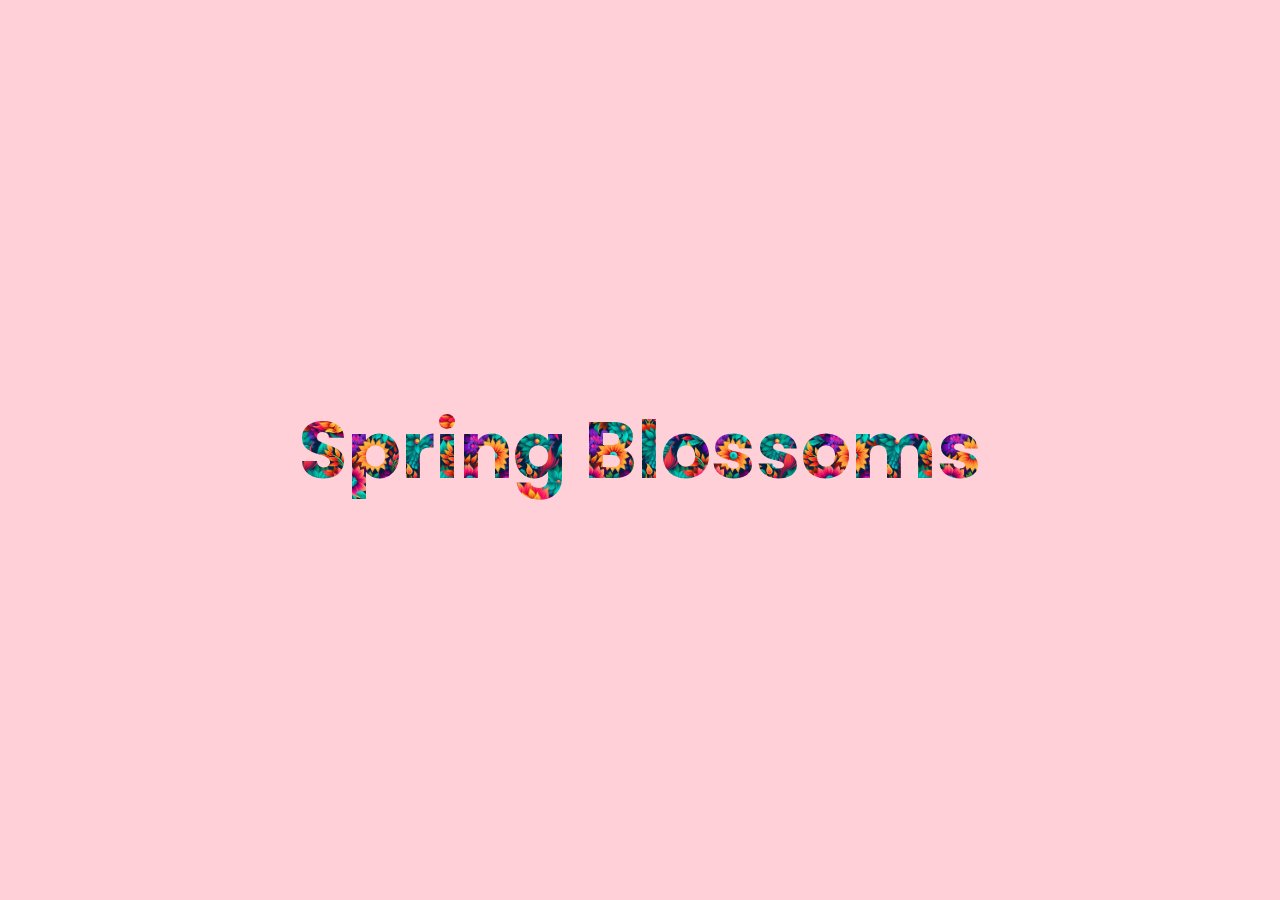
<file: animatedBackground.html>
<!DOCTYPE html>
<html lang="en">
<head>
    <meta charset="UTF-8">
    <meta http-equiv="X-UA-Compatible" content="IE=edge">
    <meta name="viewport" content="width=device-width, initial-scale=1.0">
    <title>Fahime Honari - Animated Background Text</title>
    <link rel="icon" href="./images/f.png">
    <link rel="stylesheet" href="animatedBackground.css">
</head>
<body>
    <div class="container">
        <h1>
            Spring Blossoms
        </h1>
    </div>
</body>
</html>
</file>
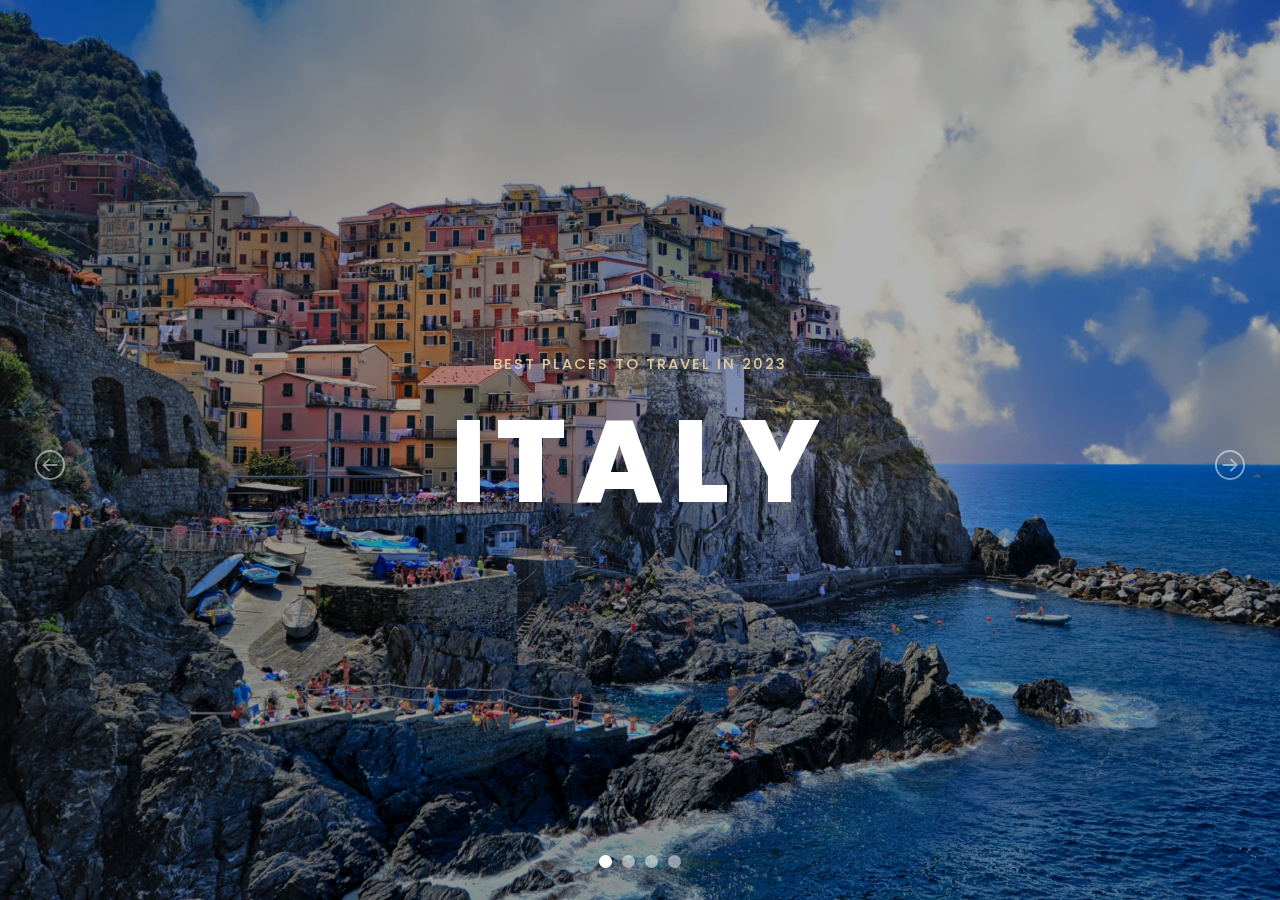
<file: carousel.html>
<!DOCTYPE html>
<html lang="en">
<head>
    <meta charset="UTF-8">
    <meta http-equiv="X-UA-Compatible" content="IE=edge">
    <meta name="viewport" content="width=device-width, initial-scale=1.0">
    <title>Fahime Honari - Autoplay Carousel</title>
    <link rel="icon" href="./images/f.png">
    <link rel="stylesheet" href="./carousel.css">
</head>
<body>
    <div class="slideshow-container">
        <div class="slides-container">
            <div class="slides slide1 show">
                <div class="text-container">
                    <div class="caption">best places to travel in 2023</div>
                    <div class="name">italy</div>
                </div>
            </div>
            <div class="slides slide2">
                <div class="text-container">
                    <div class="caption">best places to travel in 2023</div>
                    <div class="name">japan</div>
                </div>
            </div>
            <div class="slides slide3">
                <div class="text-container">
                    <div class="caption">best places to travel in 2023</div>
                    <div class="name">norway</div>
                </div>
            </div>
            <div class="slides slide4">
                <div class="text-container">
                    <div class="caption">best places to travel in 2023</div>
                    <div class="name">swiss</div>
                </div>
            </div>
        </div>
        <div class="control-btn">
            <a class="prev" onclick="prev()">
                <svg xmlns="http://www.w3.org/2000/svg" width="30" height="30" fill="rgba(255, 255, 255, .5)" class="bi bi-arrow-left-circle" viewBox="0 0 16 16">
                    <path fill-rule="evenodd" d="M1 8a7 7 0 1 0 14 0A7 7 0 0 0 1 8zm15 0A8 8 0 1 1 0 8a8 8 0 0 1 16 0zm-4.5-.5a.5.5 0 0 1 0 1H5.707l2.147 2.146a.5.5 0 0 1-.708.708l-3-3a.5.5 0 0 1 0-.708l3-3a.5.5 0 1 1 .708.708L5.707 7.5H11.5z"/>
                </svg>
            </a>
            <a class="next" onclick="next()">
                <svg xmlns="http://www.w3.org/2000/svg" width="30" height="30" fill="rgba(255, 255, 255, .5)" class="bi bi-arrow-right-circle" viewBox="0 0 16 16">
                    <path fill-rule="evenodd" d="M1 8a7 7 0 1 0 14 0A7 7 0 0 0 1 8zm15 0A8 8 0 1 1 0 8a8 8 0 0 1 16 0zM4.5 7.5a.5.5 0 0 0 0 1h5.793l-2.147 2.146a.5.5 0 0 0 .708.708l3-3a.5.5 0 0 0 0-.708l-3-3a.5.5 0 1 0-.708.708L10.293 7.5H4.5z"/>
                </svg>
            </a>
        </div>
        <div class="dots">
            <div class="dot active"></div>
            <div class="dot"></div>
            <div class="dot"></div>
            <div class="dot"></div>
        </div>
    </div>

    <!-- java script part -->

    <script>
        var slides = document.getElementsByClassName("slides");
        var dots = document.getElementsByClassName("dot");
        var i = slides.length;
        function next() {
            var activeSlide = document.querySelector("div.slides.show");
            var nextSibling = activeSlide.nextElementSibling;
            var activeDot = document.querySelector(".dot.active");
            var nextDot = activeDot.nextElementSibling;
            activeSlide.classList.remove("show");
            activeDot.classList.remove("active");
            if(nextSibling) {
                nextSibling.classList.add("show");
            }
            else {
                slides[0].classList.add("show");
            }
            if(nextDot) {
                nextDot.classList.add("active");
            }
            else {
                dots[0].classList.add("active");
            }
        }
        function prev() {
            var activeSlide = document.querySelector("div.slides.show");
            var prevSibling = activeSlide.previousElementSibling;
            var activeDot = document.querySelector(".dot.active");
            var prevDot = activeDot.previousElementSibling;
            activeSlide.classList.remove("show");
            activeDot.classList.remove("active");
            if(prevSibling) {
                prevSibling.classList.add("show");
            }
            else {
                slides[i-1].classList.add("show");
            }
            if(prevDot) {
                prevDot.classList.add("active");
            }
            else {
                dots[i-1].classList.add("active");
            }
        }


        let elementsArray = document.querySelectorAll(".dot");

        elementsArray.forEach(function(elem) {
            elem.addEventListener("click", function(e) {
                var activeSlide = document.querySelector("div.slides.show");
                var activeDot = document.querySelector(".dot.active");
                var target = e.target;
                console.log(target.offsetWidth);
                var parent = target.parentNode;
                var index = [].indexOf.call(parent.children, target);
                activeSlide.classList.remove("show");
                slides[index].classList.add("show");
                activeDot.classList.remove("active");
                dots[index].classList.add("active");
            });
        });
            
        // autoplay every 4 seconds
        setInterval(next, 4000);

    </script>

</body>
</html>
</file>
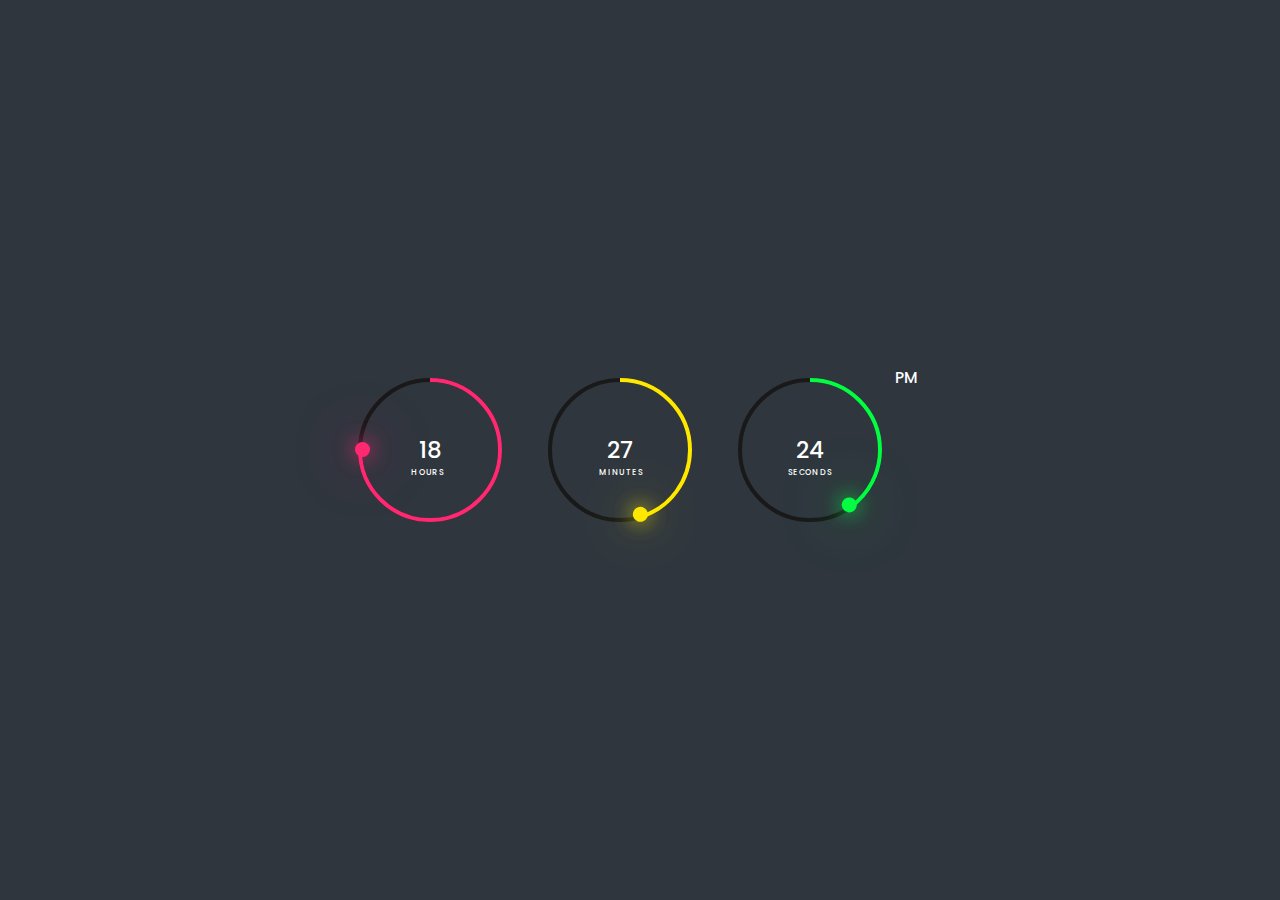
<file: clock.html>
<!DOCTYPE html>
<html lang="en">
<head>
    <meta charset="UTF-8">
    <meta http-equiv="X-UA-Compatible" content="IE=edge">
    <meta name="viewport" content="width=device-width, initial-scale=1.0">
    <title>Fahime Honari - Clock</title>
    <link rel="icon" href="./images/f.png">
    <link rel="stylesheet" href="clock.css">
</head>
<body>
    <div id="time">
      <div class="circle" style="--clr:#ff2972">
        <div class="dots hr_dot"></div>
          <svg>
              <circle cx="70" cy="70" r="70"></circle>
              <circle cx="70" cy="70" r="70" id="hh"></circle>
          </svg>
        <div id="hours">00</div>
      </div>
      <div class="circle" style="--clr:#fee800">
        <div class="dots min_dot"></div>
        <svg>
            <circle cx="70" cy="70" r="70"></circle>
            <circle cx="70" cy="70" r="70" id="mm"></circle>
        </svg>
        <div id="minutes">00</div>
      </div>
      <div class="circle" style="--clr:#04fc43">
        <div class="dots sec_dot"></div>
        <svg>
            <circle cx="70" cy="70" r="70"></circle>
            <circle cx="70" cy="70" r="70" id="ss"></circle>
        </svg>
        <div id="seconds">00</div>
      </div>
      <div class="ap">
        <div id="ampm">AM</div>
      </div>
    </div>
  
<script>
    setInterval(() =>{
    let hours = document.getElementById('hours');
    let minutes = document.getElementById('minutes');
    let seconds = document.getElementById('seconds');
    let ampm = document.getElementById('ampm');

    let hh = document.getElementById('hh');
    let mm = document.getElementById('mm');
    let ss = document.getElementById('ss');

    let hr_dot = document.querySelector('.hr_dot');
    let min_dot = document.querySelector('.min_dot');
    let sec_dot = document.querySelector('.sec_dot');

    let h = new Date().getHours();
    let m = new Date().getMinutes();
    let s = new Date().getSeconds();
    let am = h >= 12 ? "PM" : "AM";

    hours.innerHTML = h + "<br><span>Hours</span>";
    minutes.innerHTML = m + "<br><span>Minutes</span>";
    seconds.innerHTML = s + "<br><span>Seconds</span>";
    ampm.innerHTML = am;

    hh.style.strokeDashoffset = 440 - (440 * h) / 24;
    mm.style.strokeDashoffset = 440 - (440 * m) / 60;
    ss.style.strokeDashoffset = 440 - (440 * s) / 60;

    hr_dot.style.transform = `rotate(${h * 15}deg)`;
    min_dot.style.transform = `rotate(${m * 6}deg)`;
    sec_dot.style.transform = `rotate(${s * 6}deg)`;
})

</script>

</body>
</html>
</file>
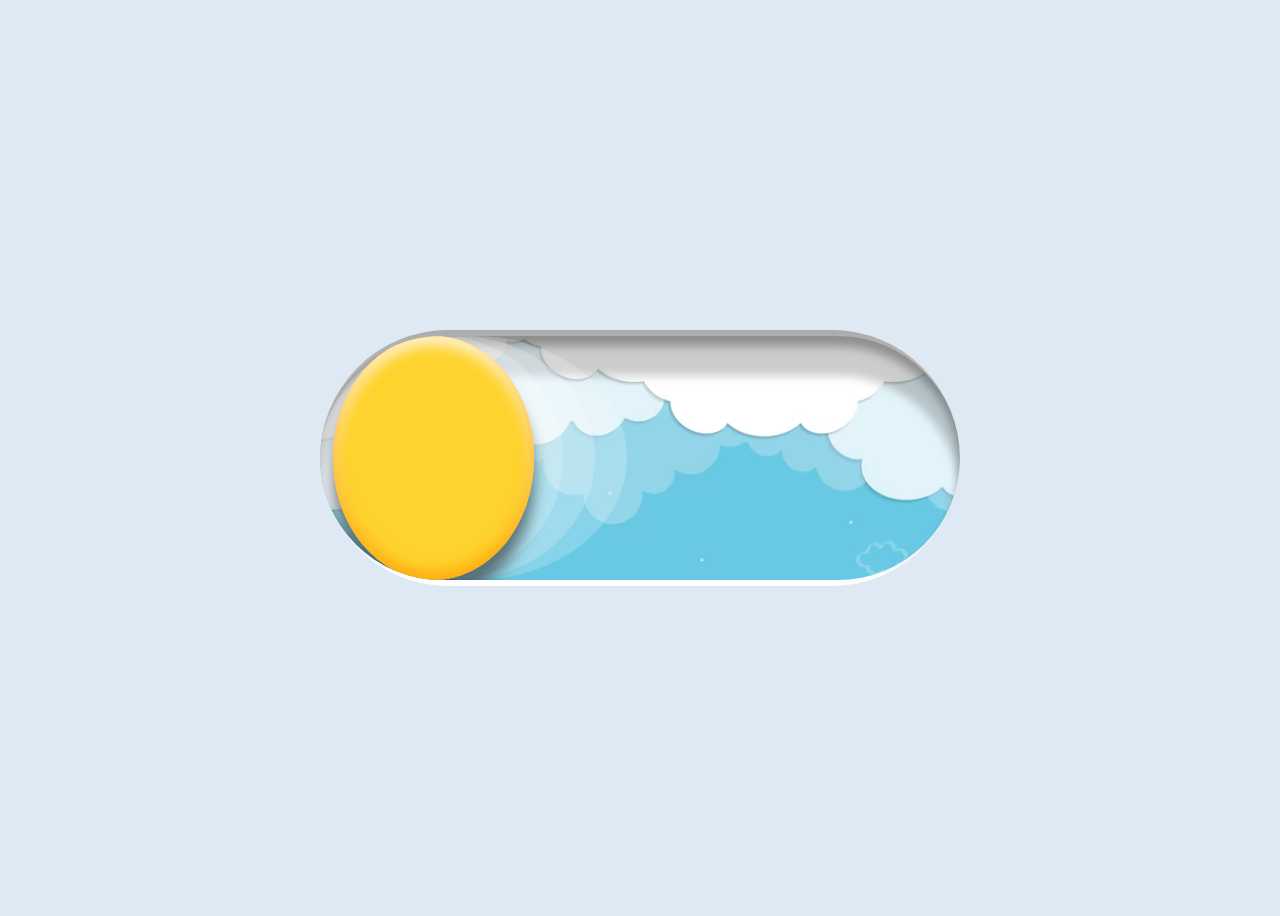
<file: dayNightToggle.html>
<!DOCTYPE html>
<html lang="en">
<head>
    <meta charset="UTF-8">
    <meta http-equiv="X-UA-Compatible" content="IE=edge">
    <meta name="viewport" content="width=device-width, initial-scale=1.0">
    <title>Fahime Honari - Day & Night Toggle</title>
    <link rel="icon" href="./images/f.png">
    <link rel="stylesheet" href="dayNightToggle.css">
</head>
<body>
    <div class="container">
        <div class="btn bg day-bg">
            <div class="day block">
                <div class="day-c1"></div>
                <div class="day-c2"></div>
                <div class="day-c3"></div>
            </div>
            <div class="toggle day-toggle">
                <div class="moon-holes none">
                    <div class="sc1"></div>
                    <div class="sc2"></div>
                    <div class="sc3"></div>
                </div>
            </div>
            <div class="night none">
                <div class="night-c1"></div>
                <div class="night-c2"></div>
                <div class="night-c3"></div>
            </div>
        </div>
    </div>

    <script>
        document.querySelector(".container").addEventListener('click', function(event) {
            var element = document.querySelector(".btn");
            if (element.classList.contains("day-bg")) {
                document.querySelector(".bg").classList.remove("day-bg");
                document.querySelector(".bg").classList.add("night-bg");
                document.querySelector(".toggle").classList.remove("day-toggle");
                document.querySelector(".toggle").classList.add("night-toggle");
                document.querySelector(".toggle").classList.remove("transform-l");
                document.querySelector(".toggle").classList.add("transform-r");
                document.querySelector(".day").classList.remove("block");
                document.querySelector(".day").classList.add("none");
                document.querySelector(".night").classList.remove("none");
                document.querySelector(".night").classList.add("block");
                document.querySelector(".moon-holes").classList.remove("none");
                document.querySelector(".moon-holes").classList.add("block");
            } 
            else {
                document.querySelector(".bg").classList.remove("night-bg");
                document.querySelector(".bg").classList.add("day-bg");
                document.querySelector(".toggle").classList.remove("night-toggle");
                document.querySelector(".toggle").classList.add("day-toggle");
                document.querySelector(".toggle").classList.remove("transform-r");
                document.querySelector(".toggle").classList.add("transform-l");
                document.querySelector(".day").classList.remove("none");
                document.querySelector(".day").classList.add("block");
                document.querySelector(".night").classList.remove("block");
                document.querySelector(".night").classList.add("none");
                document.querySelector(".moon-holes").classList.remove("block");
                document.querySelector(".moon-holes").classList.add("none");
            }

        });
        
    </script>
</body>
</html>
</file>
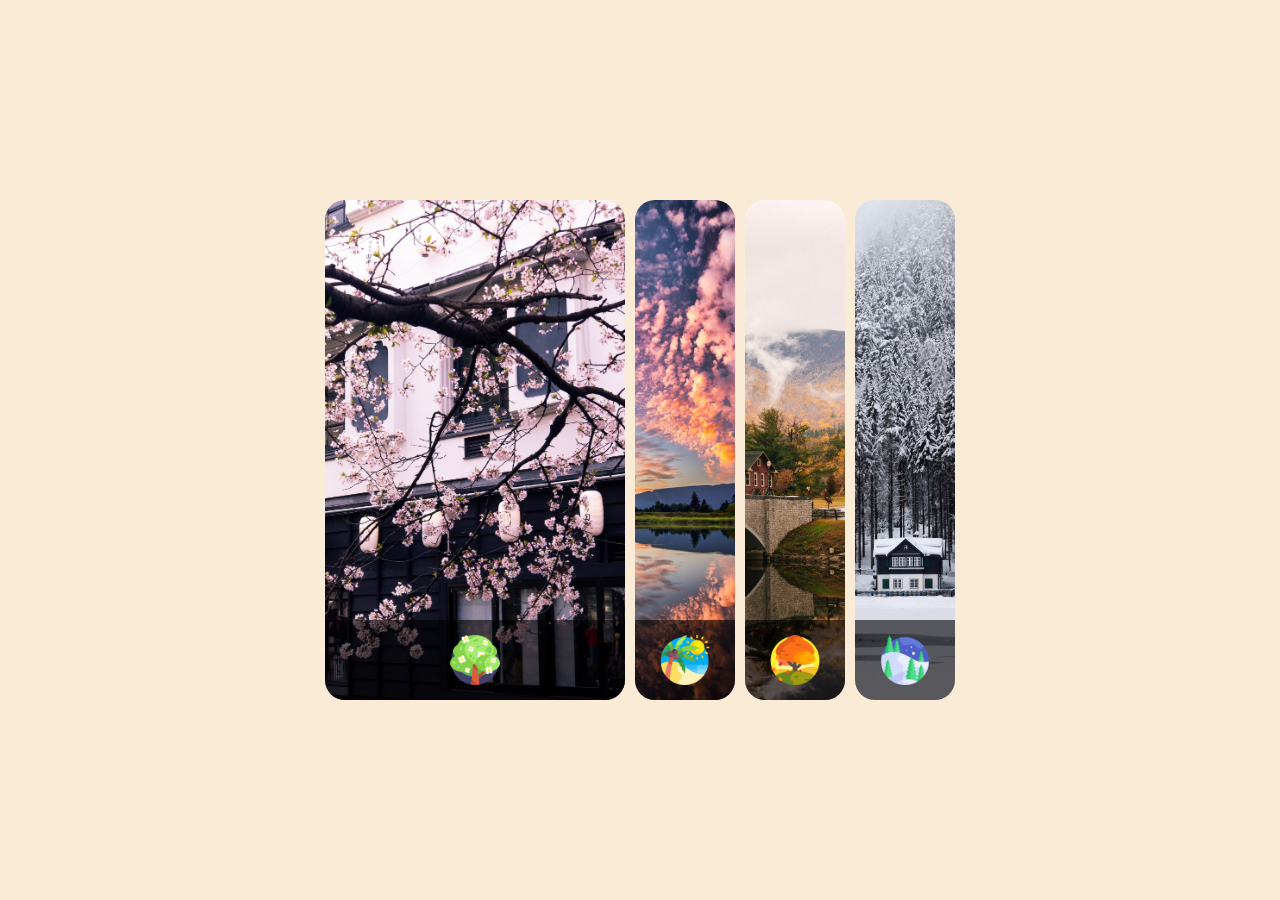
<file: expandingFlexCards.html>
<!DOCTYPE html>
<html lang="en">
<head>
    <meta charset="UTF-8">
    <meta http-equiv="X-UA-Compatible" content="IE=edge">
    <meta name="viewport" content="width=device-width, initial-scale=1.0">
    <title>Fahime Honari - Expanding Flex Cards</title>
    <link rel="icon" href="./images/f.png">
    <link rel="stylesheet" href="./expandingFlexCards.css">
</head>
<body>
    <div class="container">
        <div class="item active">
            <div class="title">
                <img src="./images/spring.png" width="50" alt="spring">
            </div>
        </div>
        <div class="item">
            <div class="title">
                <img src="./images/summer.png" width="50" alt="summer">
            </div>
        </div>
        <div class="item">
            <div class="title">
                <img src="./images/autumn.png" width="50" alt="autumn">
            </div>
        </div>
        <div class="item">
            <div class="title">
                <img src="./images/winter.png" width="50" alt="winter">
            </div>
        </div>
    </div>
    <script>
        document.querySelectorAll(".item").forEach((value) => {
        value.addEventListener("click", (e) => {
            if (!e.target.classList.contains("active")) {
                document.querySelector(".item.close")?.classList.remove("close");
                document.querySelector(".item.open")?.classList.remove("open");
                document.querySelector(".item.active").classList.add("close");
                document.querySelector(".item.active").classList.remove("active");
                e.target.closest(".item").classList.add("active");
                e.target.closest(".item").classList.toggle("open");
            }
        });
      });

    </script>
</body>
</html>
</file>
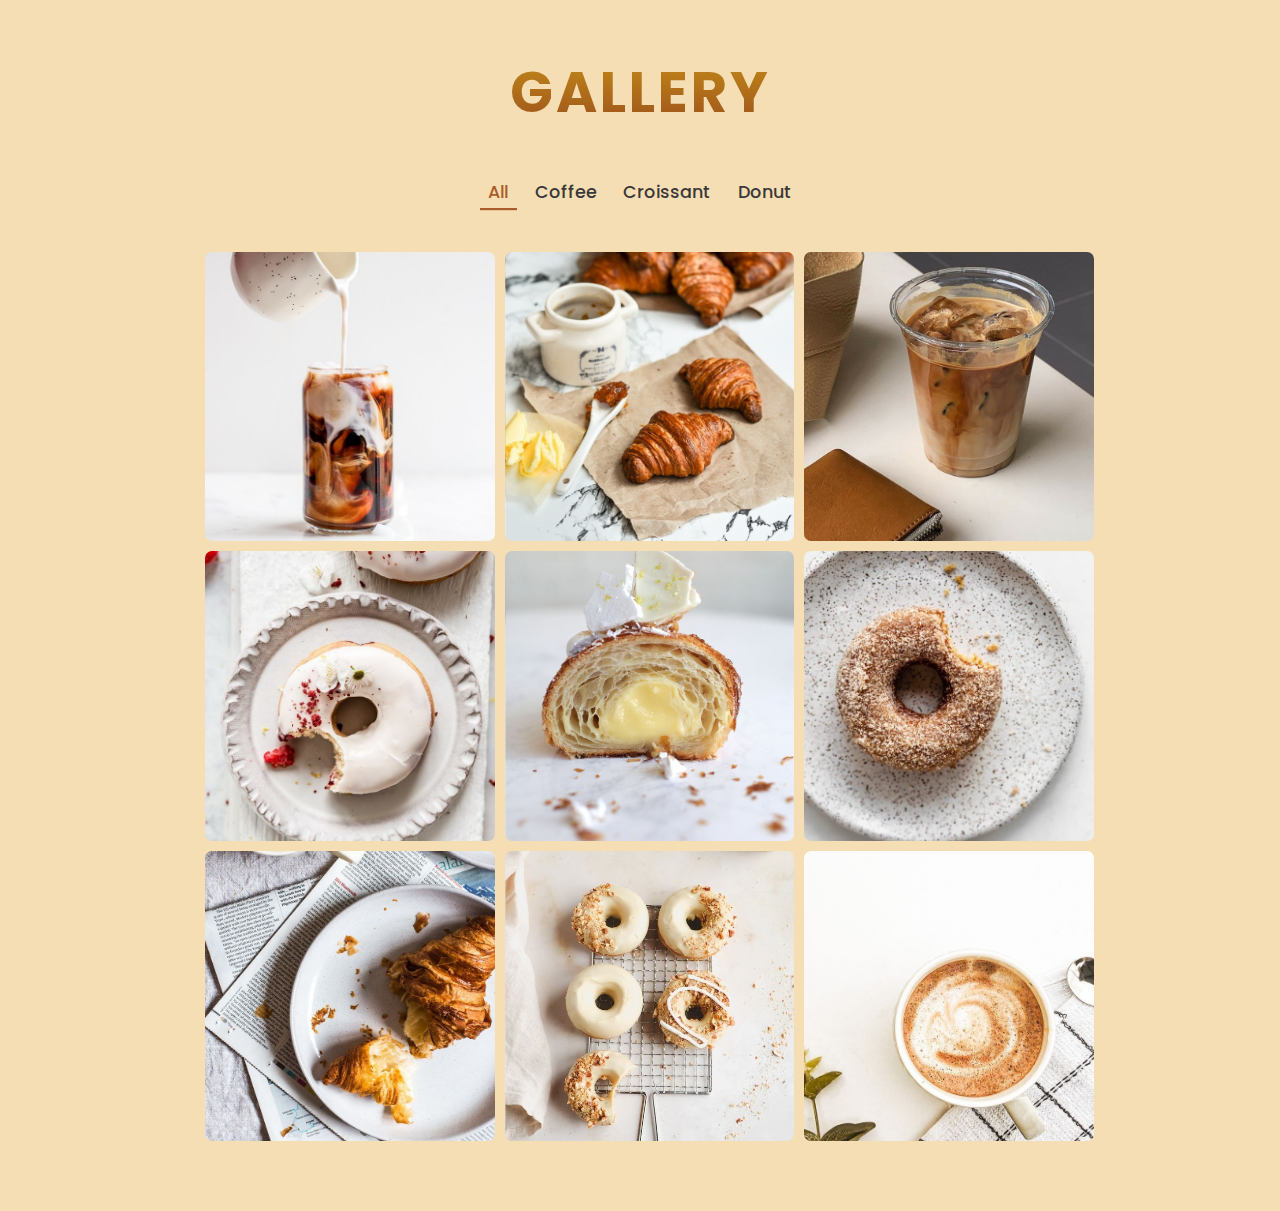
<file: gallery.html>
<!DOCTYPE html>
<html lang="en">
<head>
    <meta charset="UTF-8">
    <meta name="viewport" content="width=device-width, initial-scale=1.0">
    <title>Fahime Honari - Gallery</title>
    <link rel="stylesheet" href="gallery.css" />
    <link rel="icon" href="./images/f.png">
</head>
<body>
    <div class="gallery-container">
        <h1 class="title">Gallery</h1>
        <div class="album-menu">
            <input type="radio" id="select-all" name="album-menu-btn"/>
            <label for="select-all" class="underline" id="cate">All</label>

            <input type="radio" id="coffee" name="album-menu-btn"/>
            <label for="coffee" id="cate">Coffee</label>

            <input type="radio" id="croissant" name="album-menu-btn"/>
            <label for="croissant" id="cate">Croissant</label>

            <input type="radio" id="donut" name="album-menu-btn"/>
            <label for="donut" id="cate">Donut</label>
        </div>
        <ul class="gallery">
            <li class="coffee">
              <a href="https://www.google.com">
                <p>Coffee</p>
              </a>
            </li>
            <li class="croissant">
              <a href="#">
                <p>Croissant</p>
              </a>
            </li>
            <li class="coffee">
              <a href="#">
                <p>Coffee</p>
              </a>
            </li>
            <li class="donut">
              <a href="#">
                <p>Donut</p>
              </a>
            </li>
            <li class="croissant">
              <a href="#">
                <p>Croissant</p>
              </a>
            </li>
            <li class="donut">
              <a href="#">
                <p>Donut</p>
              </a>
            </li>
            <li class="croissant">
              <a href="#">
                <p>Croissant</p>
              </a>
            </li>
            <li class="donut">
              <a href="#">
                <p>Donut</p>
              </a>
            </li>
            <li class="coffee">
              <a href="#">
                <p>Coffee</p>
              </a>
            </li>
          </ul>
        </div>
<script>
//Underline Menu Items On Clicking ........................................................
document.querySelectorAll("#cate").forEach((value) => {
  value.addEventListener("click", (e) => {
    document.querySelector(".underline").classList.toggle("underline");
    e.target.classList.toggle("underline");
  });
});

//Album Filtering ........................................................

document.querySelectorAll('input[name="album-menu-btn"]').forEach(item => {
      item.addEventListener("change", (e)=> {
          if (e.target.checked) {
              if(e.currentTarget.id == "select-all") {
                  document.querySelectorAll(`.gallery > li`).forEach(n => {
                  n.style.opacity = "1"
                  n.style.transition = "opacity 2s"
              });
              } else {
                  document.querySelectorAll(`.gallery > li:is(.${e.currentTarget.id})`).forEach(n => {
                  n.style.opacity = "1"
                  n.style.transition = "opacity 2s"
              });
              let a = document.querySelectorAll(`.gallery > li:not(.${e.currentTarget.id})`);
              a.forEach(m => {
                  m.style.opacity = ".3"
                  m.style.transition = "opacity 1s"
              }) 
              }
            
          }   
      })
})
</script>
</body>
</html>
</file>
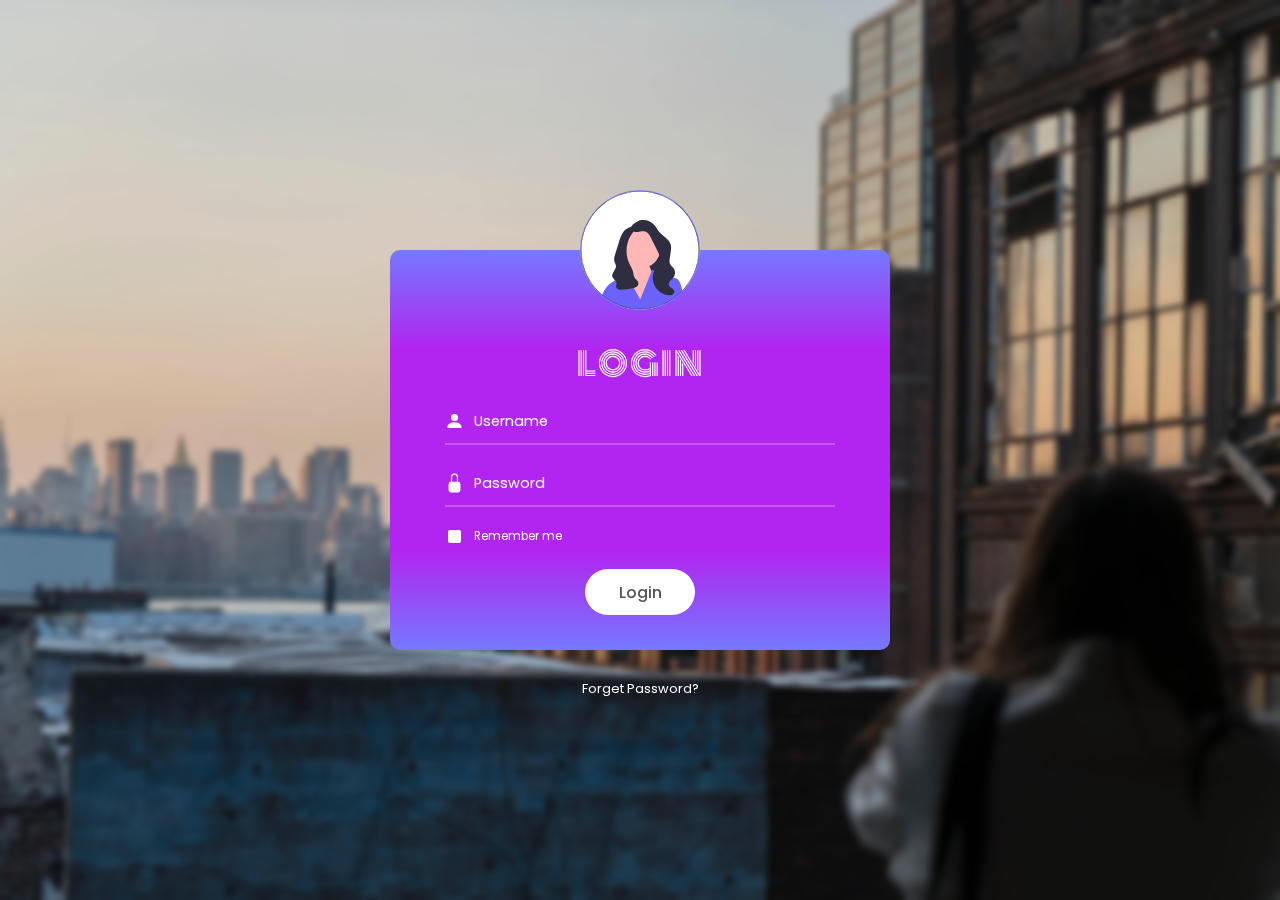
<file: login.html>
<!DOCTYPE html>
<html lang="en">
  <head>
    <meta charset="UTF-8" />
    <meta http-equiv="X-UA-Compatible" content="IE=edge" />
    <meta name="viewport" content="width=device-width, initial-scale=1.0" />
    <title>Fahime Honari - Login Page</title>
    <link rel="icon" href="./images/f.png">
    <link rel="stylesheet" href="./login.css" />
  </head>
  <body>
    <div class="container">
      <div class="form-container">
        <form class="login-form">
          <div class="user-photo">
            <svg
              xmlns="http://www.w3.org/2000/svg"
              width="120"
              height="120"
              viewBox="0 0 532 532"
              xmlns:xlink="http://www.w3.org/1999/xlink"
            >
              <polygon
                points="379.19 379.04999 246.19 379.04999 246.19 199.04999 361.19 262.04999 379.19 379.04999"
                fill="#2f2e41"
              />
              <circle
                cx="270.76004"
                cy="260.93216"
                r="86.34897"
                fill="#ffb6b6"
              />
              <polygon
                points="221.19 360.04999 217.28893 320.61639 295.19 306.04999 341.19 418.04999 261.19 510.04999 204.19 398.04999 221.19 360.04999"
                fill="#ffb6b6"
              />
              <path
                d="m457.03998,451.08997c-.96997,1.01001-1.95996,2.01001-2.94995,3-3.14001,3.14001-6.34003,6.19-9.61005,9.15002-49,44.44-111.87,68.76001-178.47998,68.76001-61.40997,0-119.64001-20.67004-166.75-58.72003-.02997-.02002-.04999-.03998-.08002-.07001-1.42999-1.14996-2.83997-2.32001-4.25-3.51001.25-.71997.52002-1.42999.79004-2.13,15.14996-39.46997,45.07001-58.77997,63.22998-67.22998,9-4.19,15.10999-5.71997,15.10999-5.71997l21.32001-38.40002,15.01001,28,11.06,20.64001,45.38,84.66998,39.15002-97.47998,12.12994-30.22003,3.11005-7.73999,14.78998,11.51001,14,10.89001,28.19,6.21997,22.87,5.04999,31.06,6.86005c12.56,10.22998,20.20001,29.69,24.47003,53.87.15997.85999.31,1.72998.44995,2.59998Z"
                fill="#6c63ff"
              />
              <path
                d="m225.33945,162.80316c10.51816-17.66798,29.83585-29.79031,50.31992-31.577,20.48407-1.78667,41.60876,6.80817,55.02692,22.38837,7.99588,9.28423,13.23862,20.65456,21.03256,30.10893,16.77231,20.3455,45.37225,32.2415,52.69913,57.57068,3.19727,11.05298,1.6041,22.85326-.01367,34.24507-1.3866,9.76407-2.77322,19.52817-4.15985,29.29224-1.0791,7.59863-2.11386,15.60931.73538,22.73569,3.34277,8.36084,11.34241,13.83688,16.51462,21.20749,8.80081,12.54153,8.15744,30.90353-1.49963,42.79834-4.18805,5.15848-9.74042,9.04874-14.13116,14.03583s-7.64764,11.80563-5.80865,18.19058c3.52286,12.23126,22.70462,15.16449,24.80847,27.7179,1.07565,6.41818-3.35748,12.82758-9.1658,15.76245s-12.64572,3.02011-19.10587,2.23492c-24.55347-2.98438-47.28705-18.32629-59.24158-39.97961-11.95456-21.65335-12.82504-49.06561-2.26843-71.43384,8.67035-18.37146,24.78519-34.60559,24.60965-54.91949-.09564-11.0668-5.17172-21.4032-10.13535-31.29489-10.15924-20.24577-20.31851-40.49153-30.47775-60.7373-5.44196-10.84496-11.75745-22.53171-22.96112-27.19061-8.65872-3.60063-18.48325-2.20412-27.74442-.73141s-19.07155,2.90622-27.75604-.63181-15.24644-14.04982-11.1087-22.4651"
                fill="#2f2e41"
              />
              <path
                d="m240.47141,163.72575c-16.68272-5.49146-35.39705,3.32417-46.6913,16.77441-11.29425,13.45026-16.77287,30.70596-21.992,47.47588-2.98952,9.60582-5.97903,19.21164-8.96854,28.81747-2.81226,9.03625-5.6245,18.07248-8.43675,27.10873-3.30785,10.62869-6.64275,21.9205-3.92802,32.71591,1.96262,7.8046,7.01262,14.89124,7.12131,22.93808.11353,8.40567-5.15047,15.7851-9.7636,22.81268-4.61311,7.02759-8.94347,15.37701-6.74557,23.49103,3.34306,12.34174,20.502,19.12564,19.56139,31.87747-.3139,4.25571-2.7749,8.19205-2.73022,12.45908.05684,5.42914,4.30745,10.1203,9.2874,12.28336,4.97997,2.16306,10.5818,2.28052,16.01041,2.18506,16.65134-.29279,33.27257-2.27026,49.52779-5.89246,6.25403-1.39359,12.61382-3.10281,17.81967-6.83832s9.0894-9.92447,8.41191-16.29596c-1.05576-9.92862-11.73091-15.56143-17.11801-23.96805-5.29137-8.25723-5.16869-18.71957-7.45038-28.25763-3.13582-13.10846-10.88029-24.55249-16.69402-36.71249-21.85695-45.71606-14.20572-103.98718,18.71225-142.51109,2.91051-3.40616,6.0903-6.83273,7.30457-11.14532,1.21426-4.31261-.35107-9.80727-4.5697-11.31593"
                fill="#2f2e41"
              />
              <path
                d="m454.09003,77.90997C403.84998,27.66998,337.04999,0,266,0S128.15002,27.66998,77.90997,77.90997C27.66998,128.14996,0,194.94995,0,266c0,64.84998,23.04999,126.15997,65.28998,174.56995,4.03003,4.63,8.24005,9.14001,12.62,13.52002,1.03003,1.03003,2.07001,2.06,3.12006,3.06,2.79999,2.71002,5.64996,5.35999,8.54999,7.92999,1.76001,1.57001,3.53998,3.11005,5.33997,4.62,1.41003,1.19,2.82001,2.36005,4.25,3.51001.03003.03003.05005.04999.08002.07001,47.10999,38.04999,105.34003,58.72003,166.75001,58.72003,66.60999,0,129.47998-24.32001,178.47998-68.76001,3.27002-2.96002,6.47003-6.01001,9.61005-9.15002.98999-.98999,1.97998-1.98999,2.94995-3,2.70001-2.77997,5.32001-5.60999,7.88-8.47998,43.37-48.72003,67.07999-110.84003,67.07999-176.60999,0-71.05005-27.66998-137.85004-77.90997-188.09003Zm10.17999,362.21002c-2.5,2.83997-5.06,5.63995-7.67999,8.37-4.08002,4.25-8.29004,8.37-12.64001,12.33997-1.65002,1.52002-3.32001,3-5.01001,4.47003-17.07001,14.84998-36.07001,27.52997-56.56,37.63-7.19,3.54999-14.56,6.77997-22.09998,9.66998-29.29004,11.23999-61.08002,17.40002-94.28003,17.40002-32.03998,0-62.76001-5.74005-91.19-16.24005-11.66998-4.29999-22.95001-9.40997-33.77997-15.25995-1.59003-.86005-3.17004-1.73004-4.74005-2.62006-8.25995-4.67999-16.25-9.78998-23.91998-15.31-5.72998-4.10999-11.28998-8.44-16.65997-13-1.88-1.58997-3.73999-3.19995-5.57001-4.84998-2.98004-2.65002-5.90002-5.38-8.75-8.17999-5.40002-5.28998-10.56-10.79999-15.48999-16.53003C26.09003,391.76996,2,331.64996,2,266,2,120.42999,120.42999,2,266,2s264,118.42999,264,264c0,66.65997-24.83002,127.62-65.72998,174.12Z"
                fill="#3f3d56"
              />
            </svg>
          </div>
          <span class="form-title">login</span>
          <div
            class="input-container"
            id="input-container1"
            onclick="usernameInputChanges()"
          >
            <svg
              id="username-icon"
              xmlns="http://www.w3.org/2000/svg"
              width="20"
              height="20"
              fill="white"
              class="bi bi-person-fill"
              viewBox="0 0 16 16"
            >
              <path
                d="M3 14s-1 0-1-1 1-4 6-4 6 3 6 4-1 1-1 1H3Zm5-6a3 3 0 1 0 0-6 3 3 0 0 0 0 6Z"
              />
            </svg>
            <input
              id="username"
              type="text"
              value=""
              placeholder="Username"
              onfocus="this.placeholder = ''"
            />
            <svg
              class="exclamation-icon"
              id="username-exclamation-icon"
              xmlns="http://www.w3.org/2000/svg"
              width="30"
              height="30"
              fill="#c80000"
              class="bi bi-exclamation"
              viewBox="0 0 16 16"
            >
              <path
                d="M7.002 11a1 1 0 1 1 2 0 1 1 0 0 1-2 0zM7.1 4.995a.905.905 0 1 1 1.8 0l-.35 3.507a.553.553 0 0 1-1.1 0L7.1 4.995z"
              />
            </svg>
            <div class="required-input">Enter username</div>
          </div>
          <div
            class="input-container"
            id="input-container2"
            onclick="passwordInputChanges()"
          >
            <svg
              id="password-icon"
              xmlns="http://www.w3.org/2000/svg"
              width="20"
              height="20"
              fill="white"
              class="bi bi-lock-fill"
              viewBox="0 0 16 16"
            >
              <path
                d="M8 1a2 2 0 0 1 2 2v4H6V3a2 2 0 0 1 2-2zm3 6V3a3 3 0 0 0-6 0v4a2 2 0 0 0-2 2v5a2 2 0 0 0 2 2h6a2 2 0 0 0 2-2V9a2 2 0 0 0-2-2z"
              />
            </svg>
            <input
              id="password"
              type="password"
              value=""
              placeholder="Password"
              onfocus="this.placeholder = ''"
            />
            <svg
              id="password-exclamation-icon"
              class="exclamation-icon"
              xmlns="http://www.w3.org/2000/svg"
              width="30"
              height="30"
              fill="#c80000"
              class="bi bi-exclamation"
              viewBox="0 0 16 16"
            >
              <path
                d="M7.002 11a1 1 0 1 1 2 0 1 1 0 0 1-2 0zM7.1 4.995a.905.905 0 1 1 1.8 0l-.35 3.507a.553.553 0 0 1-1.1 0L7.1 4.995z"
              />
            </svg>
            <div class="required-input">Enter password</div>
          </div>
          <div id="checkbox-container" class="checkbox-container">
            <input class="checkbox" type="checkbox" name="" id="remember" />
            <svg
              id="check-mark-icon"
              class="check-mark-icon"
              xmlns="http://www.w3.org/2000/svg"
              width="16"
              height="16"
              fill="#b224ef"
              class="bi bi-check"
              viewBox="0 0 16 16"
            >
              <path
                d="M10.97 4.97a.75.75 0 0 1 1.07 1.05l-3.99 4.99a.75.75 0 0 1-1.08.02L4.324 8.384a.75.75 0 1 1 1.06-1.06l2.094 2.093 3.473-4.425a.267.267 0 0 1 .02-.022z"
              />
            </svg>
            <label for="remember" id="remember-label" onclick="checkmarkShow()"
              >Remember me</label
            >
          </div>
          <div class="btn">
            <button
              id="form-btn"
              type="button"
            >
              Login
            </button>
          </div>
        </form>
        <div class="forget">
          <a href="#">Forget Password?</a>
        </div>
      </div>
    </div>

    <!-- JS codes part -->

    <script>

      // apply style changes after clicking on "username" input field by user

      document.getElementById("input-container1").onclick = function () {
        usernameInputChanges();
      };
      function usernameInputChanges() {
        document
          .getElementById("input-container1")
          .classList.toggle("new-input-container");
        document
          .getElementById("username-icon")
          .classList.toggle("icon-new-style1");
        document
          .getElementById("username-icon")
          .classList.toggle("icon-new-style2");
        document.getElementById("username").classList.toggle("input-new-style");
      }

      // apply style changes after clicking on "password" input field by user

      document.getElementById("input-container2").onclick = function () {
        passwordInputChanges();
      };
      function passwordInputChanges() {
        document
          .getElementById("input-container2")
          .classList.toggle("new-input-container");
        document
          .getElementById("password-icon")
          .classList.toggle("icon-new-style1");
        document
          .getElementById("password-icon")
          .classList.toggle("icon-new-style2");
        document.getElementById("password").classList.toggle("input-new-style");
      }

      // Show checkmark icon after clicking on "remember me" by user

      document.getElementById("check-mark-icon").onclick = function () {
        checkmarkShow();
      };
      function checkmarkShow() {
        document
          .getElementById("check-mark-icon")
          .classList.toggle("new-check-mark-style");
      }

      // Show error message if the "username" filed is empty

      document.getElementById("form-btn").onclick = function () {
        usernameEmptyError();
      };
      function usernameEmptyError() {
        var username = document.getElementById("username");
        if (username != null && username.value == "") {
          document
            .getElementById("username-exclamation-icon")
            .classList.add("exclamation-icon-show");
        }
        var password = document.getElementById("password");
        if (password !== null && password.value === "") {
          document
            .getElementById("password-exclamation-icon")
            .classList.add("exclamation-icon-show");
        }
      }

    </script>
  </body>
</html>
</file>
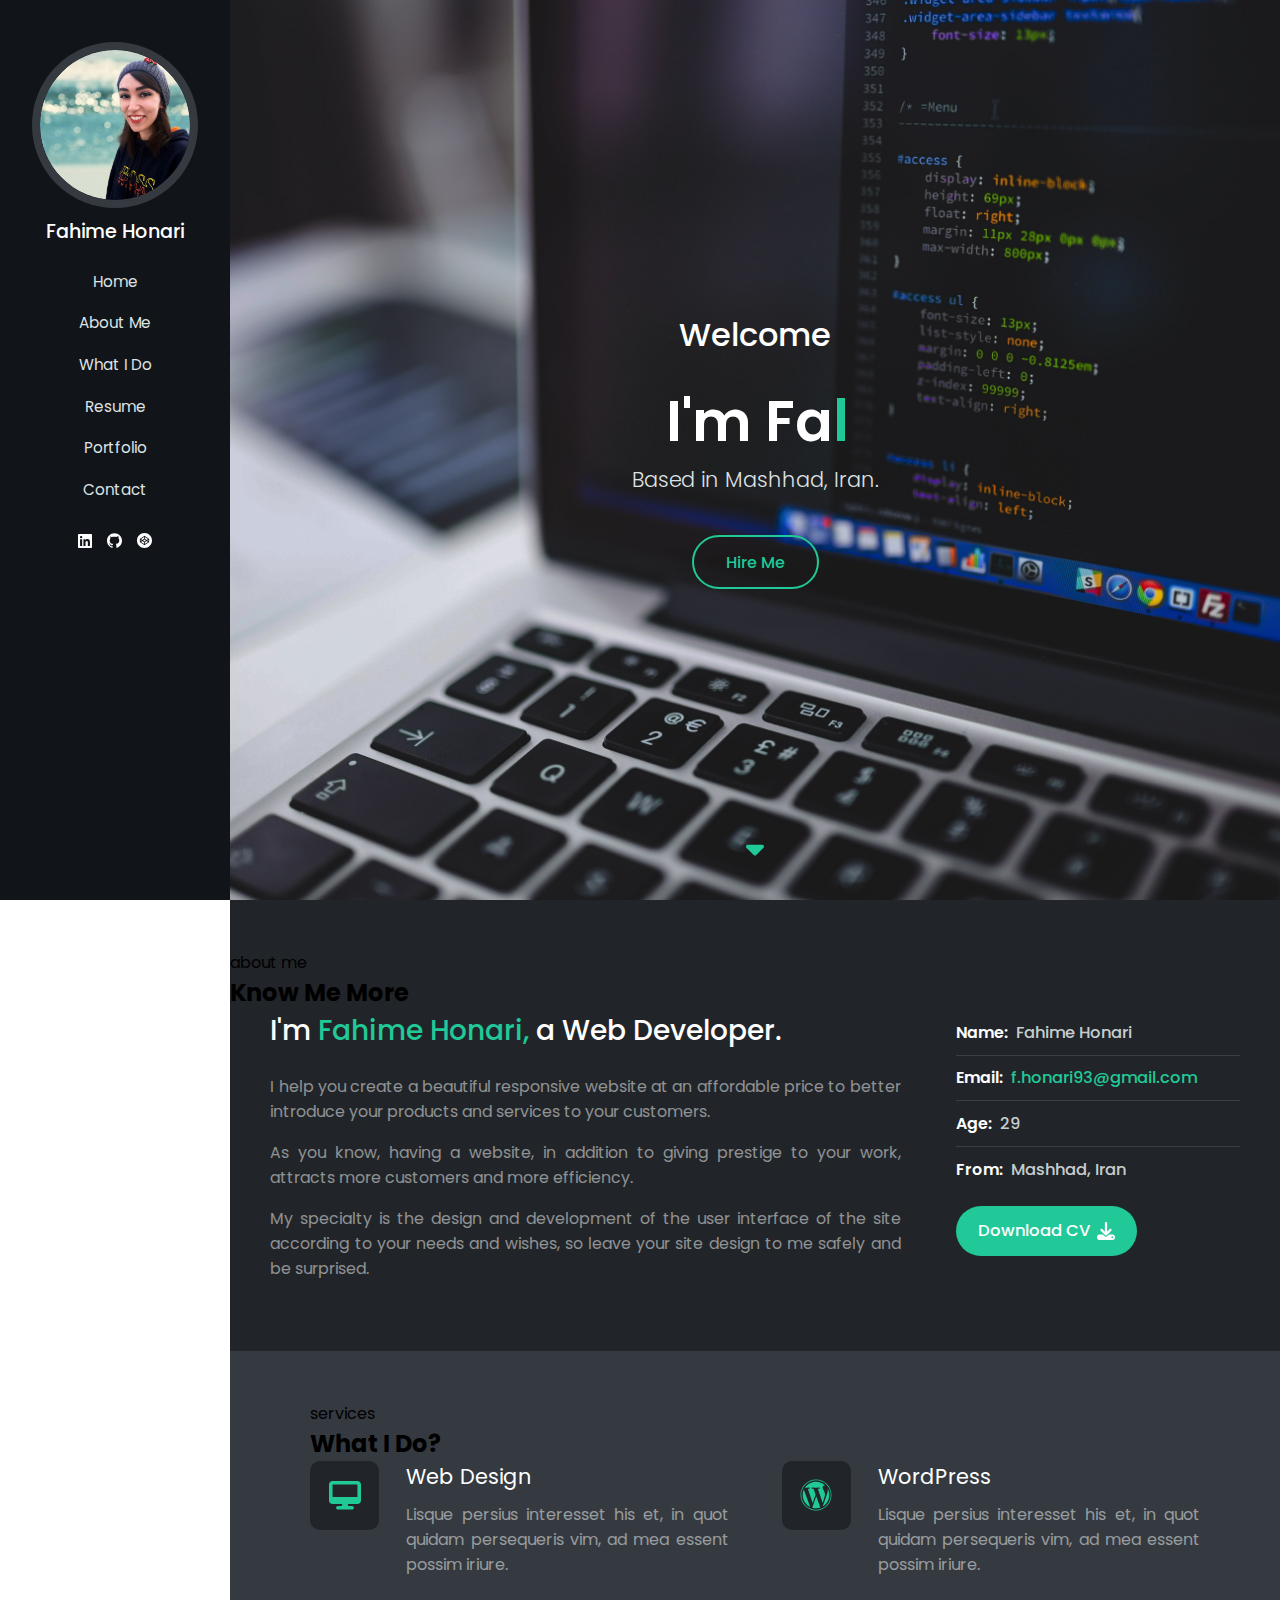
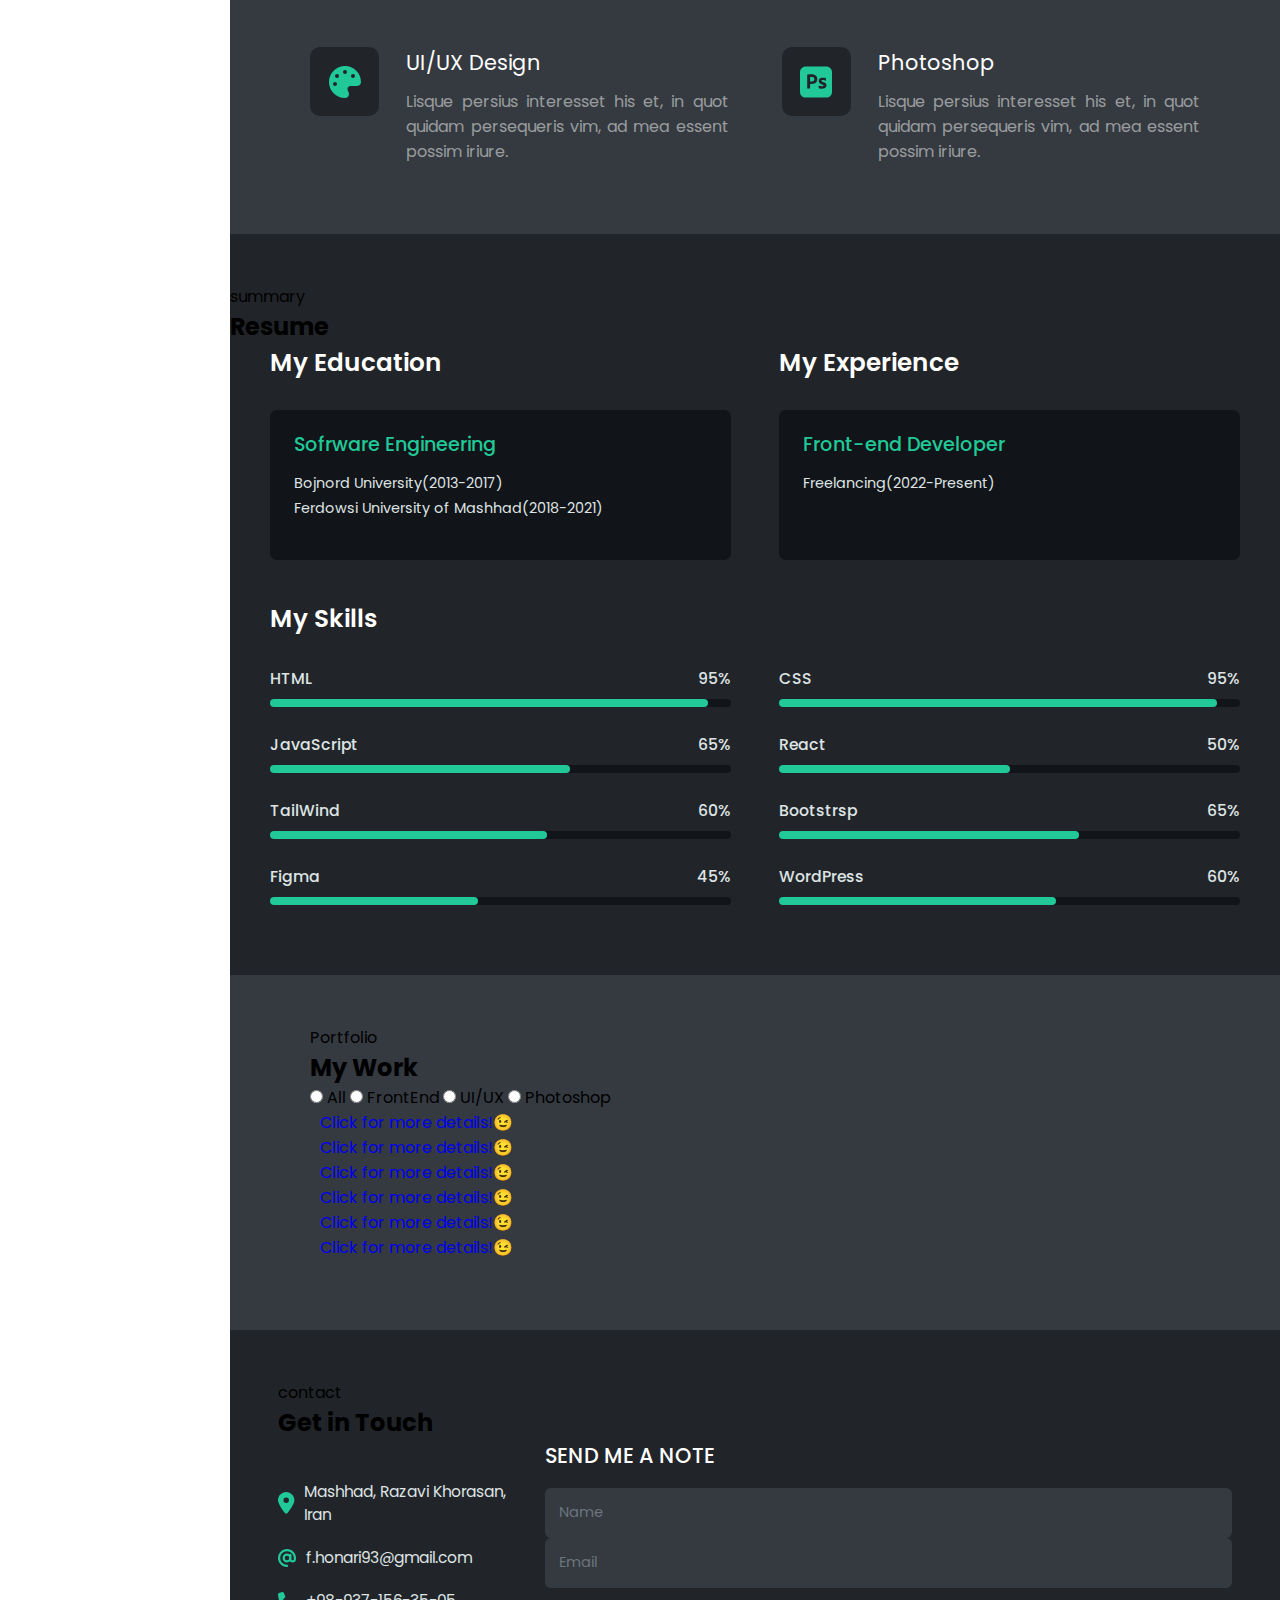
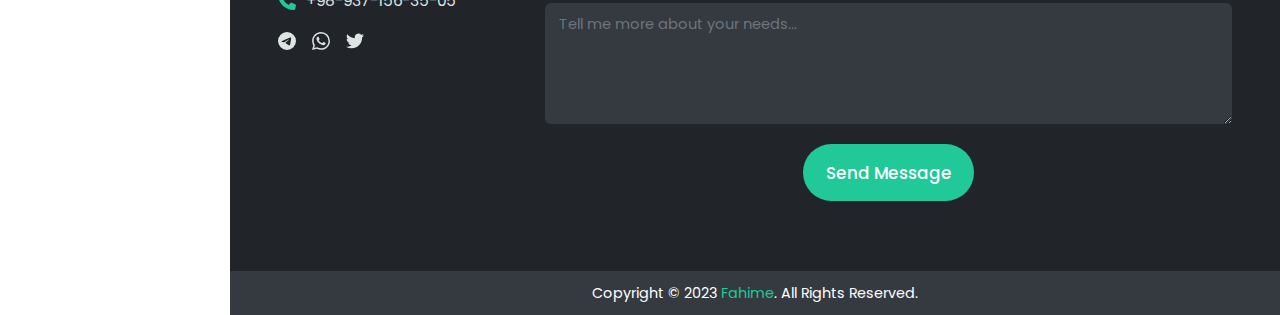
<file: myWebSite.html>
<!DOCTYPE html>
<html lang="en">
  <head>
    <meta charset="UTF-8" />
    <meta http-equiv="X-UA-Compatible" content="IE=edge" />
    <meta name="viewport" content="width=device-width, initial-scale=1.0" />
    <title>Fahime Honari - Personal Website</title>
    <link rel="stylesheet" href="myWebSite.css" />
    <link rel="icon" href="./images/Untitled-2.jpg">
  </head>
  <body>
    <div class="left-container">
      <div class="pic-name">
        <img
          src="./images/me.jpg"
          alt="Profile picture"
          width="65%"
        />
        <p>Fahime Honari</p>
      </div>
      <div class="menu">
        <ul>
          <li id="section">
            <a href="#home" class="active" id="item">Home</a>
          </li>
          <li id="section">
            <a href="#about-me" id="item">About Me</a>
          </li>
          <li id="section">
            <a href="#what-i-do" id="item">What I Do</a>
          </li>
          <li id="section">
            <a href="#resume" id="item">Resume</a>
          </li>
          <li id="section">
            <a href="#portfolio" id="item">Portfolio</a>
          </li>
          <li id="section">
            <a href="#contact" id="item">Contact</a>
          </li>
        </ul>
      </div>
      <div class="social">
        <a href="#">
          <svg
            role="img"
            fill="#fff"
            viewBox="0 0 24 24"
            width="14"
            xmlns="http://www.w3.org/2000/svg"
          >
            <title>LinkedIn</title>
            <path
              d="M20.447 20.452h-3.554v-5.569c0-1.328-.027-3.037-1.852-3.037-1.853 0-2.136 1.445-2.136 2.939v5.667H9.351V9h3.414v1.561h.046c.477-.9 1.637-1.85 3.37-1.85 3.601 0 4.267 2.37 4.267 5.455v6.286zM5.337 7.433c-1.144 0-2.063-.926-2.063-2.065 0-1.138.92-2.063 2.063-2.063 1.14 0 2.064.925 2.064 2.063 0 1.139-.925 2.065-2.064 2.065zm1.782 13.019H3.555V9h3.564v11.452zM22.225 0H1.771C.792 0 0 .774 0 1.729v20.542C0 23.227.792 24 1.771 24h20.451C23.2 24 24 23.227 24 22.271V1.729C24 .774 23.2 0 22.222 0h.003z"
            />
          </svg>
        </a>
        <a href="#">
          <svg
            role="img"
            fill="#fff"
            viewBox="0 0 24 24"
            width="15"
            xmlns="http://www.w3.org/2000/svg"
          >
            <title>GitHub</title>
            <path
              d="M12 .297c-6.63 0-12 5.373-12 12 0 5.303 3.438 9.8 8.205 11.385.6.113.82-.258.82-.577 0-.285-.01-1.04-.015-2.04-3.338.724-4.042-1.61-4.042-1.61C4.422 18.07 3.633 17.7 3.633 17.7c-1.087-.744.084-.729.084-.729 1.205.084 1.838 1.236 1.838 1.236 1.07 1.835 2.809 1.305 3.495.998.108-.776.417-1.305.76-1.605-2.665-.3-5.466-1.332-5.466-5.93 0-1.31.465-2.38 1.235-3.22-.135-.303-.54-1.523.105-3.176 0 0 1.005-.322 3.3 1.23.96-.267 1.98-.399 3-.405 1.02.006 2.04.138 3 .405 2.28-1.552 3.285-1.23 3.285-1.23.645 1.653.24 2.873.12 3.176.765.84 1.23 1.91 1.23 3.22 0 4.61-2.805 5.625-5.475 5.92.42.36.81 1.096.81 2.22 0 1.606-.015 2.896-.015 3.286 0 .315.21.69.825.57C20.565 22.092 24 17.592 24 12.297c0-6.627-5.373-12-12-12"
            />
          </svg>
        </a>
        <a href="#">
          <svg
            role="img"
            fill="#fff"
            viewBox="0 0 24 24"
            width="15"
            xmlns="http://www.w3.org/2000/svg"
          >
            <title>CodePen</title>
            <path
              d="M18.144 13.067v-2.134L16.55 12zm1.276 1.194a.628.628 0 01-.006.083l-.005.028-.011.053-.01.031c-.005.016-.01.031-.017.047l-.014.03a.78.78 0 01-.021.043l-.019.03a.57.57 0 01-.08.1l-.026.025a.602.602 0 01-.036.03l-.029.022-.01.008-6.782 4.522a.637.637 0 01-.708 0L4.864 14.79l-.01-.008a.599.599 0 01-.065-.052l-.026-.025-.032-.034-.021-.028a.588.588 0 01-.067-.11l-.014-.031a.644.644 0 01-.017-.047l-.01-.03c-.004-.018-.008-.036-.01-.054l-.006-.028a.628.628 0 01-.006-.083V9.739c0-.028.002-.055.006-.083l.005-.027.011-.054.01-.03a.574.574 0 01.12-.217l.031-.034.026-.025a.62.62 0 01.065-.052l.01-.008 6.782-4.521a.638.638 0 01.708 0l6.782 4.521.01.008.03.022.035.03c.01.008.017.016.026.025a.545.545 0 01.08.1l.019.03a.633.633 0 01.021.043l.014.03c.007.016.012.032.017.047l.01.031c.004.018.008.036.01.054l.006.027a.619.619 0 01.006.083zM12 0C5.373 0 0 5.372 0 12 0 18.627 5.373 24 12 24c6.628 0 12-5.372 12-12 0-6.627-5.372-12-12-12m0 10.492L9.745 12 12 13.51 14.255 12zm.638 4.124v2.975l4.996-3.33-2.232-1.493zm-6.272-.356l4.996 3.33v-2.974l-2.764-1.849zm11.268-4.52l-4.996-3.33v2.974l2.764 1.85zm-6.272-.356V6.41L6.366 9.74l2.232 1.493zm-5.506 1.549v2.134L7.45 12Z"
            />
          </svg>
        </a>
      </div>
    </div>
    <div class="right-container">
      <a id="go-up-btn">
        <svg
          xmlns="http://www.w3.org/2000/svg"
          fill="#fff"
          width="18"
          viewBox="0 0 448 512"
        >
          <!--! Font Awesome Pro 6.4.0 by @fontawesome - https://fontawesome.com License - https://fontawesome.com/license (Commercial License) Copyright 2023 Fonticons, Inc. -->
          <path
            d="M201.4 137.4c12.5-12.5 32.8-12.5 45.3 0l160 160c12.5 12.5 12.5 32.8 0 45.3s-32.8 12.5-45.3 0L224 205.3 86.6 342.6c-12.5 12.5-32.8 12.5-45.3 0s-12.5-32.8 0-45.3l160-160z"
          />
        </svg>
      </a>
      <section class="home" id="home">
        <p>Welcome</p>
        <div class="typing-container"></div>
        <p>Based in Mashhad, Iran.</p>
        <a href="#contact" class="hire-btn">
          <span>Hire Me</span>
        </a>
        <a href="#about-me" class="chevron-down">
          <svg
            xmlns="http://www.w3.org/2000/svg"
            fill="#20c997"
            width="18"
            viewBox="0 0 320 512"
          >
            <!--! Font Awesome Pro 6.4.0 by @fontawesome - https://fontawesome.com License - https://fontawesome.com/license (Commercial License) Copyright 2023 Fonticons, Inc. -->
            <path
              d="M137.4 374.6c12.5 12.5 32.8 12.5 45.3 0l128-128c9.2-9.2 11.9-22.9 6.9-34.9s-16.6-19.8-29.6-19.8L32 192c-12.9 0-24.6 7.8-29.6 19.8s-2.2 25.7 6.9 34.9l128 128z"
            />
          </svg>
        </a>
      </section>
      <section id="about-me" class="about-me">
        <div class="overlab-texts">
          <p class="transparent-text">about me</p>
          <div class="titles">
            <h2>Know Me More</h2>
            <span></span>
          </div>
        </div>
        <div class="two-horizontal-section">
          <div class="section1">
            <h2>
              I'm
              <span>Fahime Honari, </span>
              a Web Developer.
            </h2>
            <p>
              I help you create a beautiful responsive website at an 
              affordable price to better introduce your products and services 
              to your customers.
            </p>
            <p>
              As you know, having a website, in addition to giving prestige to 
              your work, attracts more customers and more efficiency.
            </p>
            <p>
              My specialty is the design and development of the user interface of 
              the site according to your needs and wishes, so leave your site design 
              to me safely and be surprised.
            </p>
          </div>
          <div class="section2">
            <ul>
              <li>
                <span>Name:</span>
                Fahime Honari
              </li>
              <li>
                <span>Email:</span>
                <a href="#">f.honari93@gmail.com</a>
              </li>
              <li>
                <span>Age:</span>
                29
              </li>
              <li>
                <span>From:</span>
                Mashhad, Iran
              </li>
            </ul>
            <a class="dl-btn" href="#">
              <p>Download CV</p>
              <svg xmlns="http://www.w3.org/2000/svg" fill="#fff" width="18" viewBox="0 0 512 512"><!--! Font Awesome Pro 6.4.0 by @fontawesome - https://fontawesome.com License - https://fontawesome.com/license (Commercial License) Copyright 2023 Fonticons, Inc. --><path d="M288 32c0-17.7-14.3-32-32-32s-32 14.3-32 32V274.7l-73.4-73.4c-12.5-12.5-32.8-12.5-45.3 0s-12.5 32.8 0 45.3l128 128c12.5 12.5 32.8 12.5 45.3 0l128-128c12.5-12.5 12.5-32.8 0-45.3s-32.8-12.5-45.3 0L288 274.7V32zM64 352c-35.3 0-64 28.7-64 64v32c0 35.3 28.7 64 64 64H448c35.3 0 64-28.7 64-64V416c0-35.3-28.7-64-64-64H346.5l-45.3 45.3c-25 25-65.5 25-90.5 0L165.5 352H64zm368 56a24 24 0 1 1 0 48 24 24 0 1 1 0-48z"/></svg>
            </a>
          </div>
        </div>
      </section>
      <section class="what-i-do" id="what-i-do">
        <div class="overlab-texts">
          <p class="transparent-text">services</p>
          <div class="titles">
            <h2>What I Do?</h2>
            <span></span>
          </div>
        </div>
        <div class="four-section-grid">
          <div class="icon-description">
            <div class="icon-style">
              <svg
                xmlns="http://www.w3.org/2000/svg"
                fill="#20c997"
                width="32"
                viewBox="0 0 576 512"
              >
                <!--! Font Awesome Pro 6.4.0 by @fontawesome - https://fontawesome.com License - https://fontawesome.com/license (Commercial License) Copyright 2023 Fonticons, Inc. -->
                <path
                  d="M64 0C28.7 0 0 28.7 0 64V352c0 35.3 28.7 64 64 64H240l-10.7 32H160c-17.7 0-32 14.3-32 32s14.3 32 32 32H416c17.7 0 32-14.3 32-32s-14.3-32-32-32H346.7L336 416H512c35.3 0 64-28.7 64-64V64c0-35.3-28.7-64-64-64H64zM512 64V288H64V64H512z"
                />
              </svg>
            </div>
            <div class="description">
              <h3>Web Design</h3>
              <p>
                Lisque persius interesset his et, in quot quidam persequeris
                vim, ad mea essent possim iriure.
              </p>
            </div>
          </div>
          <div class="icon-description">
            <div class="icon-style">
              <svg
                xmlns="http://www.w3.org/2000/svg"
                fill="#20c997"
                width="32"
                viewBox="0 0 512 512"
              >
                <!--! Font Awesome Pro 6.4.0 by @fontawesome - https://fontawesome.com License - https://fontawesome.com/license (Commercial License) Copyright 2023 Fonticons, Inc. -->
                <path
                  d="M61.7 169.4l101.5 278C92.2 413 43.3 340.2 43.3 256c0-30.9 6.6-60.1 18.4-86.6zm337.9 75.9c0-26.3-9.4-44.5-17.5-58.7-10.8-17.5-20.9-32.4-20.9-49.9 0-19.6 14.8-37.8 35.7-37.8.9 0 1.8.1 2.8.2-37.9-34.7-88.3-55.9-143.7-55.9-74.3 0-139.7 38.1-177.8 95.9 5 .2 9.7.3 13.7.3 22.2 0 56.7-2.7 56.7-2.7 11.5-.7 12.8 16.2 1.4 17.5 0 0-11.5 1.3-24.3 2l77.5 230.4L249.8 247l-33.1-90.8c-11.5-.7-22.3-2-22.3-2-11.5-.7-10.1-18.2 1.3-17.5 0 0 35.1 2.7 56 2.7 22.2 0 56.7-2.7 56.7-2.7 11.5-.7 12.8 16.2 1.4 17.5 0 0-11.5 1.3-24.3 2l76.9 228.7 21.2-70.9c9-29.4 16-50.5 16-68.7zm-139.9 29.3l-63.8 185.5c19.1 5.6 39.2 8.7 60.1 8.7 24.8 0 48.5-4.3 70.6-12.1-.6-.9-1.1-1.9-1.5-2.9l-65.4-179.2zm183-120.7c.9 6.8 1.4 14 1.4 21.9 0 21.6-4 45.8-16.2 76.2l-65 187.9C426.2 403 468.7 334.5 468.7 256c0-37-9.4-71.8-26-102.1zM504 256c0 136.8-111.3 248-248 248C119.2 504 8 392.7 8 256 8 119.2 119.2 8 256 8c136.7 0 248 111.2 248 248zm-11.4 0c0-130.5-106.2-236.6-236.6-236.6C125.5 19.4 19.4 125.5 19.4 256S125.6 492.6 256 492.6c130.5 0 236.6-106.1 236.6-236.6z"
                />
              </svg>
            </div>
            <div class="description">
              <h3>WordPress</h3>
              <p>
                Lisque persius interesset his et, in quot quidam persequeris
                vim, ad mea essent possim iriure.
              </p>
            </div>
          </div>
          <div class="icon-description">
            <div class="icon-style">
              <svg
                xmlns="http://www.w3.org/2000/svg"
                fill="#20c997"
                width="32"
                viewBox="0 0 512 512"
              >
                <!--! Font Awesome Pro 6.4.0 by @fontawesome - https://fontawesome.com License - https://fontawesome.com/license (Commercial License) Copyright 2023 Fonticons, Inc. -->
                <path
                  d="M512 256c0 .9 0 1.8 0 2.7c-.4 36.5-33.6 61.3-70.1 61.3H344c-26.5 0-48 21.5-48 48c0 3.4 .4 6.7 1 9.9c2.1 10.2 6.5 20 10.8 29.9c6.1 13.8 12.1 27.5 12.1 42c0 31.8-21.6 60.7-53.4 62c-3.5 .1-7 .2-10.6 .2C114.6 512 0 397.4 0 256S114.6 0 256 0S512 114.6 512 256zM128 288a32 32 0 1 0 -64 0 32 32 0 1 0 64 0zm0-96a32 32 0 1 0 0-64 32 32 0 1 0 0 64zM288 96a32 32 0 1 0 -64 0 32 32 0 1 0 64 0zm96 96a32 32 0 1 0 0-64 32 32 0 1 0 0 64z"
                />
              </svg>
            </div>
            <div class="description">
              <h3>UI/UX Design</h3>
              <p>
                Lisque persius interesset his et, in quot quidam persequeris
                vim, ad mea essent possim iriure.
              </p>
            </div>
          </div>
          <div class="icon-description">
            <div class="icon-style">
              <svg
                role="img"
                fill="#20c997"
                width="32"
                viewBox="0 0 24 24"
                xmlns="http://www.w3.org/2000/svg"
              >
                <title>Adobe Photoshop</title>
                <path
                  d="M9.85 8.42c-.37-.15-.77-.21-1.18-.2-.26 0-.49 0-.68.01-.2-.01-.34 0-.41.01v3.36c.14.01.27.02.39.02h.53c.39 0 .78-.06 1.15-.18.32-.09.6-.28.82-.53.21-.25.31-.59.31-1.03.01-.31-.07-.62-.23-.89-.17-.26-.41-.46-.7-.57zM19.75.3H4.25C1.9.3 0 2.2 0 4.55v14.899c0 2.35 1.9 4.25 4.25 4.25h15.5c2.35 0 4.25-1.9 4.25-4.25V4.55C24 2.2 22.1.3 19.75.3zm-7.391 11.65c-.399.56-.959.98-1.609 1.22-.68.25-1.43.34-2.25.34-.24 0-.4 0-.5-.01s-.24-.01-.43-.01v3.209c.01.07-.04.131-.11.141H5.52c-.08 0-.12-.041-.12-.131V6.42c0-.07.03-.11.1-.11.17 0 .33 0 .56-.01.24-.01.49-.01.76-.02s.56-.01.87-.02c.31-.01.61-.01.91-.01.82 0 1.5.1 2.06.31.5.17.96.45 1.34.82.32.32.57.71.73 1.14.149.42.229.85.229 1.3.001.86-.199 1.57-.6 2.13zm7.091 3.89c-.28.4-.671.709-1.12.891-.49.209-1.09.318-1.811.318-.459 0-.91-.039-1.359-.129-.35-.061-.7-.17-1.02-.32-.07-.039-.121-.109-.111-.189v-1.74c0-.029.011-.07.041-.09.029-.02.06-.01.09.01.39.23.8.391 1.24.49.379.1.779.15 1.18.15.38 0 .65-.051.83-.141.16-.07.27-.24.27-.42 0-.141-.08-.27-.24-.4-.16-.129-.489-.279-.979-.471-.51-.18-.979-.42-1.42-.719-.31-.221-.569-.51-.761-.85-.159-.32-.239-.67-.229-1.021 0-.43.12-.84.341-1.21.25-.4.619-.72 1.049-.92.469-.239 1.059-.349 1.769-.349.41 0 .83.03 1.24.09.3.04.59.12.86.23.039.01.08.05.1.09.01.04.02.08.02.12v1.63c0 .04-.02.08-.05.1-.09.02-.14.02-.18 0-.3-.16-.62-.27-.96-.34-.37-.08-.74-.13-1.12-.13-.2-.01-.41.02-.601.07-.129.03-.24.1-.31.2-.05.08-.08.18-.08.27s.04.18.101.26c.09.11.209.2.34.27.229.12.47.23.709.33.541.18 1.061.43 1.541.73.33.209.6.49.789.83.16.318.24.67.23 1.029.011.471-.129.94-.389 1.331z"
                />
              </svg>
            </div>
            <div class="description">
              <h3>Photoshop</h3>
              <p>
                Lisque persius interesset his et, in quot quidam persequeris
                vim, ad mea essent possim iriure.
              </p>
            </div>
          </div>
        </div>
      </section>
      <section id="resume" class="resume">
        <div class="overlab-texts">
          <p class="transparent-text">summary</p>
          <div class="titles">
            <h2>Resume</h2>
            <span></span>
          </div>
        </div>
        <div class="edu-expe">
          <div class="education">
            <h3>My Education</h3>
            <div class="edu">
              <h4>Sofrware Engineering</h4>
              <p>Bojnord University(2013-2017)</p>
              <p>Ferdowsi University of Mashhad(2018-2021)</p>
            </div>
          </div>
          <div class="experience">
            <h3>My Experience</h3>
            <div class="expe">
              <h4>Front-end Developer</h4>
              <p>Freelancing(2022-Present)</p>
            </div>
          </div>
        </div>
        <div class="skills">
          <h3>My Skills</h3>
          <div class="skills-grid">
            <div class="skill-chart">
              <div class="name-percent-flex">
                <p>HTML</p>
                <p>95%</p>
              </div>
              <div class="progress-bar">
                <div class="progress-percent"></div>
              </div>
            </div>
            <div class="skill-chart">
              <div class="name-percent-flex">
                <p>CSS</p>
                <p>95%</p>
              </div>
              <div class="progress-bar">
                <div class="progress-percent"></div>
              </div>
            </div>
            <div class="skill-chart">
              <div class="name-percent-flex">
                <p>JavaScript</p>
                <p>65%</p>
              </div>
              <div class="progress-bar">
                <div class="progress-percent"></div>
              </div>
            </div>
            <div class="skill-chart">
              <div class="name-percent-flex">
                <p>React</p>
                <p>50%</p>
              </div>
              <div class="progress-bar">
                <div class="progress-percent"></div>
              </div>
            </div>
            <div class="skill-chart">
              <div class="name-percent-flex">
                <p>TailWind</p>
                <p>60%</p>
              </div>
              <div class="progress-bar">
                <div class="progress-percent"></div>
              </div>
            </div>
            <div class="skill-chart">
              <div class="name-percent-flex">
                <p>Bootstrsp</p>
                <p>65%</p>
              </div>
              <div class="progress-bar">
                <div class="progress-percent"></div>
              </div>
            </div>
            <div class="skill-chart">
              <div class="name-percent-flex">
                <p>Figma</p>
                <p>45%</p>
              </div>
              <div class="progress-bar">
                <div class="progress-percent"></div>
              </div>
            </div>
            <div class="skill-chart">
              <div class="name-percent-flex">
                <p>WordPress</p>
                <p>60%</p>
              </div>
              <div class="progress-bar">
                <div class="progress-percent"></div>
              </div>
            </div>
          </div>
        </div>
      </section>
      
      <section class="my-work" id="portfolio">
        <div class="overlab-texts">
          <p class="transparent-text">Portfolio</p>
          <div class="titles">
            <h2>My Work</h2>
            <span></span>
          </div>
        </div>
        <div class="album-container">
          <div class="album-menu">
            <input type="radio" id="select-all" name="album-menu-btn"/>
            <label for="select-all" class="underline" id="cate">All</label>

            <input type="radio" id="select-fe" name="album-menu-btn"/>
            <label for="select-fe" id="cate">FrontEnd</label>

            <input type="radio" id="select-uiux" name="album-menu-btn"/>
            <label for="select-uiux" id="cate">UI/UX</label>

            <input type="radio" id="select-ph" name="album-menu-btn"/>
            <label for="select-ph" id="cate">Photoshop</label>
          </div>
          <ul class="gallery">
            <li class="select-fe select-uiux">
              <a href="#">
                <p>Click for more details!&#128521</p>
              </a>
            </li>
            <li class="select-fe">
              <a href="#">
                <p>Click for more details!&#128521</p>
              </a>
            </li>
            <li class="select-fe select-uiux">
              <a href="#">
                <p>Click for more details!&#128521</p>
              </a>
            </li>
            <li class="select-fe">
              <a href="#">
                <p>Click for more details!&#128521</p>
              </a>
            </li>
            <li class="select-ph">
              <a href="#">
                <p>Click for more details!&#128521</p>
              </a>
            </li>
            <li class="select-fe">
              <a href="#">
                <p>Click for more details!&#128521</p>
              </a>
            </li>
          </ul>
        </div>
      </section>
      <section class="contact" id="contact">
        <div class="overlab-texts">
          <p class="transparent-text">contact</p>
          <div class="titles">
            <h2>Get in Touch</h2>
            <span></span>
          </div>
        </div>
        <div class="contact-message">
          <div class="contact-info">
            <div class="info">
              <svg
                xmlns="http://www.w3.org/2000/svg"
                fill="#20c997"
                width="18"
                viewBox="0 0 384 512"
              >
                <!--! Font Awesome Pro 6.4.0 by @fontawesome - https://fontawesome.com License - https://fontawesome.com/license (Commercial License) Copyright 2023 Fonticons, Inc. -->
                <path
                  d="M215.7 499.2C267 435 384 279.4 384 192C384 86 298 0 192 0S0 86 0 192c0 87.4 117 243 168.3 307.2c12.3 15.3 35.1 15.3 47.4 0zM192 128a64 64 0 1 1 0 128 64 64 0 1 1 0-128z"
                />
              </svg>
              <p>Mashhad, Razavi Khorasan, Iran</p>
            </div>
            <div class="info">
              <svg
                xmlns="http://www.w3.org/2000/svg"
                fill="#20c997"
                width="18"
                viewBox="0 0 512 512"
              >
                <!--! Font Awesome Pro 6.4.0 by @fontawesome - https://fontawesome.com License - https://fontawesome.com/license (Commercial License) Copyright 2023 Fonticons, Inc. -->
                <path
                  d="M256 64C150 64 64 150 64 256s86 192 192 192c17.7 0 32 14.3 32 32s-14.3 32-32 32C114.6 512 0 397.4 0 256S114.6 0 256 0S512 114.6 512 256v32c0 53-43 96-96 96c-29.3 0-55.6-13.2-73.2-33.9C320 371.1 289.5 384 256 384c-70.7 0-128-57.3-128-128s57.3-128 128-128c27.9 0 53.7 8.9 74.7 24.1c5.7-5 13.1-8.1 21.3-8.1c17.7 0 32 14.3 32 32v80 32c0 17.7 14.3 32 32 32s32-14.3 32-32V256c0-106-86-192-192-192zm64 192a64 64 0 1 0 -128 0 64 64 0 1 0 128 0z"
                />
              </svg>
              <p>f.honari93@gmail.com</p>
            </div>
            <div class="info">
              <svg
                xmlns="http://www.w3.org/2000/svg"
                fill="#20c997"
                width="18"
                viewBox="0 0 512 512"
              >
                <!--! Font Awesome Pro 6.4.0 by @fontawesome - https://fontawesome.com License - https://fontawesome.com/license (Commercial License) Copyright 2023 Fonticons, Inc. -->
                <path
                  d="M164.9 24.6c-7.7-18.6-28-28.5-47.4-23.2l-88 24C12.1 30.2 0 46 0 64C0 311.4 200.6 512 448 512c18 0 33.8-12.1 38.6-29.5l24-88c5.3-19.4-4.6-39.7-23.2-47.4l-96-40c-16.3-6.8-35.2-2.1-46.3 11.6L304.7 368C234.3 334.7 177.3 277.7 144 207.3L193.3 167c13.7-11.2 18.4-30 11.6-46.3l-40-96z"
                />
              </svg>
              <p>+98-937-156-35-05</p>
            </div>
            <div class="social-media">
              <a href="#">
                <svg
                  role="img"
                  viewBox="0 0 24 24"
                  fill="#dee3e4"
                  width="18"
                  xmlns="http://www.w3.org/2000/svg"
                >
                  <title>Telegram</title>
                  <path
                    d="M11.944 0A12 12 0 0 0 0 12a12 12 0 0 0 12 12 12 12 0 0 0 12-12A12 12 0 0 0 12 0a12 12 0 0 0-.056 0zm4.962 7.224c.1-.002.321.023.465.14a.506.506 0 0 1 .171.325c.016.093.036.306.02.472-.18 1.898-.962 6.502-1.36 8.627-.168.9-.499 1.201-.82 1.23-.696.065-1.225-.46-1.9-.902-1.056-.693-1.653-1.124-2.678-1.8-1.185-.78-.417-1.21.258-1.91.177-.184 3.247-2.977 3.307-3.23.007-.032.014-.15-.056-.212s-.174-.041-.249-.024c-.106.024-1.793 1.14-5.061 3.345-.48.33-.913.49-1.302.48-.428-.008-1.252-.241-1.865-.44-.752-.245-1.349-.374-1.297-.789.027-.216.325-.437.893-.663 3.498-1.524 5.83-2.529 6.998-3.014 3.332-1.386 4.025-1.627 4.476-1.635z"
                  />
                </svg>
              </a>
              <a href="#">
                <svg
                  role="img"
                  viewBox="0 0 24 24"
                  fill="#dee3e4"
                  width="18"
                  xmlns="http://www.w3.org/2000/svg"
                >
                  <title>WhatsApp</title>
                  <path
                    d="M17.472 14.382c-.297-.149-1.758-.867-2.03-.967-.273-.099-.471-.148-.67.15-.197.297-.767.966-.94 1.164-.173.199-.347.223-.644.075-.297-.15-1.255-.463-2.39-1.475-.883-.788-1.48-1.761-1.653-2.059-.173-.297-.018-.458.13-.606.134-.133.298-.347.446-.52.149-.174.198-.298.298-.497.099-.198.05-.371-.025-.52-.075-.149-.669-1.612-.916-2.207-.242-.579-.487-.5-.669-.51-.173-.008-.371-.01-.57-.01-.198 0-.52.074-.792.372-.272.297-1.04 1.016-1.04 2.479 0 1.462 1.065 2.875 1.213 3.074.149.198 2.096 3.2 5.077 4.487.709.306 1.262.489 1.694.625.712.227 1.36.195 1.871.118.571-.085 1.758-.719 2.006-1.413.248-.694.248-1.289.173-1.413-.074-.124-.272-.198-.57-.347m-5.421 7.403h-.004a9.87 9.87 0 01-5.031-1.378l-.361-.214-3.741.982.998-3.648-.235-.374a9.86 9.86 0 01-1.51-5.26c.001-5.45 4.436-9.884 9.888-9.884 2.64 0 5.122 1.03 6.988 2.898a9.825 9.825 0 012.893 6.994c-.003 5.45-4.437 9.884-9.885 9.884m8.413-18.297A11.815 11.815 0 0012.05 0C5.495 0 .16 5.335.157 11.892c0 2.096.547 4.142 1.588 5.945L.057 24l6.305-1.654a11.882 11.882 0 005.683 1.448h.005c6.554 0 11.89-5.335 11.893-11.893a11.821 11.821 0 00-3.48-8.413Z"
                  />
                </svg>
              </a>
              <a href="#">
                <svg
                  role="img"
                  viewBox="0 0 24 24"
                  fill="#dee3e4"
                  width="18"
                  xmlns="http://www.w3.org/2000/svg"
                >
                  <title>Twitter</title>
                  <path
                    d="M23.953 4.57a10 10 0 01-2.825.775 4.958 4.958 0 002.163-2.723c-.951.555-2.005.959-3.127 1.184a4.92 4.92 0 00-8.384 4.482C7.69 8.095 4.067 6.13 1.64 3.162a4.822 4.822 0 00-.666 2.475c0 1.71.87 3.213 2.188 4.096a4.904 4.904 0 01-2.228-.616v.06a4.923 4.923 0 003.946 4.827 4.996 4.996 0 01-2.212.085 4.936 4.936 0 004.604 3.417 9.867 9.867 0 01-6.102 2.105c-.39 0-.779-.023-1.17-.067a13.995 13.995 0 007.557 2.209c9.053 0 13.998-7.496 13.998-13.985 0-.21 0-.42-.015-.63A9.935 9.935 0 0024 4.59z"
                  />
                </svg>
              </a>
            </div>
          </div>
          <div class="message-box">
            <p>Send me a note</p>
            <div>
              <form action="">
                <input type="text" name="name" id="name" placeholder="Name" />
                <input
                  type="email"
                  name="email"
                  id="email"
                  placeholder="Email"
                />
                <textarea
                  name="message"
                  id="message"
                  cols="15"
                  rows="5"
                  placeholder="Tell me more about your needs..."
                ></textarea>
                <div class="submit-btn">
                  <button type="submit">Send Message</button>
                </div>
              </form>
            </div>
          </div>
        </div>
      </section>
      <footer>
        <p>Copyright © 2023 <span>Fahime</span>. All Rights Reserved.</p>
      </footer>
    </div>

    <script>

      //Typing Text Start ........................................................

      const texts = [
        "I'm Fahime Honari.",
        "I'm FrontEnd Developer.",
        "I'm a Freelancer.",
      ];
      const container = document.querySelector(".typing-container");

      function typeWriter(texts, textIndex, letterIndex) {
        if (textIndex >= texts.length) {
          textIndex = 0;
          letterIndex = 0;
        }
        const text = texts[textIndex];
        if (letterIndex < text.length) {
          const prevLetter = container.querySelector(
            `span[data-index="${letterIndex - 1}"]`
          );
          const currLetter = document.createElement("span");
          currLetter.textContent = text.charAt(letterIndex);
          currLetter.dataset.index = letterIndex;
          container.appendChild(currLetter);
          const caret = document.createElement("span");
          caret.classList.add("caret");
          currLetter.appendChild(caret);
          if (prevLetter) {
            prevLetter.removeChild(prevLetter.lastChild);
          }
          letterIndex++;
          setTimeout(function () {
            typeWriter(texts, textIndex, letterIndex);
          }, 100); // adjust typing speed here
        } else {
          setTimeout(function () {
            deleteWriter(texts, textIndex, text.length - 1);
          }, 1000); // adjust delay before deletion here
        }
      }

      function deleteWriter(texts, textIndex, letterIndex) {
        if (letterIndex >= 0) {
          const letter = container.querySelector(
            `span[data-index="${letterIndex}"]`
          );
          if (letter) {
            letter.remove();
          }
          letterIndex--;
          setTimeout(function () {
            deleteWriter(texts, textIndex, letterIndex);
          }, 50); // adjust deletion speed here
        } else {
          textIndex++;
          setTimeout(function () {
            typeWriter(texts, textIndex, 0);
          }, 500); // adjust delay before next text here
        }
      }
      typeWriter(texts, 0, 0);

      //Typing Text End ........................................................

      //Change Menu Items Color On Clicking Start ........................................................

      document.querySelectorAll("#item").forEach((value) => {
        value.addEventListener("click", (e) => {
          document.querySelector(".active").classList.toggle("active");
          e.target.classList.toggle("active");
        });
      });

      //Change Menu Items Color On Clicking End ........................................................

      //Underline Menu Items On Clicking Start ........................................................

      document.querySelectorAll("#cate").forEach((value) => {
        value.addEventListener("click", (e) => {
          document.querySelector(".underline").classList.toggle("underline");
          e.target.classList.toggle("underline");
        });
      });

      //Underline Menu Items On Clicking End ........................................................

      //Album Filtering Start ........................................................

      document.querySelectorAll('input[name="album-menu-btn"]').forEach(item => {
            item.addEventListener("change", (e)=> {
                if (e.target.checked) {
                    if(e.currentTarget.id == "select-all") {
                        document.querySelectorAll(`.gallery > li`).forEach(n => {
                        n.style.opacity = "1"
                        n.style.transition = "opacity 2s"
                    });
                    } else {
                        document.querySelectorAll(`.gallery > li:is(.${e.currentTarget.id})`).forEach(n => {
                        n.style.opacity = "1"
                        n.style.transition = "opacity 2s"
                    });
                    let a = document.querySelectorAll(`.gallery > li:not(.${e.currentTarget.id})`);
                    a.forEach(m => {
                        m.style.opacity = ".1"
                        m.style.transition = "opacity 1s"
                    }) 
                    }
                  
                }   
            })
      })

      //Album Filtering End ........................................................

      //Changing Active Menu Item on Pge scroll Start ........................................................

      document.addEventListener('DOMContentLoaded', function(){ 
  
        const sections = document.querySelectorAll("section");
        const menu_links = document.querySelectorAll("a");
        
        const makeActive = (link) => menu_links[link].classList.add("active");
        const removeActive = (link) => menu_links[link].classList.remove("active");
        const removeAllActive = () => [...Array(sections.length).keys()].forEach((link) => removeActive(link));
        
        const sectionMargin = 80;
        
        let currentActive = 0;

        window.addEventListener("scroll", () => {
          
          const current = sections.length - [...sections].reverse().findIndex((section) => window.scrollY >= section.offsetTop - sectionMargin ) - 1

          if (current !== currentActive) {
            removeAllActive();
            currentActive = current;
            makeActive(current);
          }
        });
      }, false);

      //Changing Active Menu Item on Pge scroll End ........................................................

      //Go Up Button Start ........................................................

      var btn = document.getElementById("go-up-btn");

      window.onscroll = function () {
        scrollFunction();
      };

      function scrollFunction() {
        if (
          document.body.scrollTop > 300 ||
          document.documentElement.scrollTop > 300
        ) {
          btn.style.visibility = "visible";
        } else {
          btn.style.visibility = "hidden";
        }
      }

      function topFunction() {
        document.body.scrollTop = 0;
        document.documentElement.scrollTop = 0;
      }

      btn.addEventListener("click", () => {
        document.body.scrollTop = 0;
        document.documentElement.scrollTop = 0;
        style.transition = " scrollTop 2s";
      });

      //Go Up Button End ........................................................

      //Smoth Move Start ........................................................

      document.querySelector(document).ready(function(){
        document.querySelector("a").addEventListener('click', function(event) {

        if (this.hash !== "") {
          event.preventDefault();

          var hash = this.hash;

          document.querySelector('html, body').animate({
            scrollTop: document.querySelector(hash).offset().top
          }, 800, function(){

            window.location.hash = hash;
          });
        }
          });
      });

      //Smoth Move End ........................................................

    </script>
  </body>
</html>
</file>
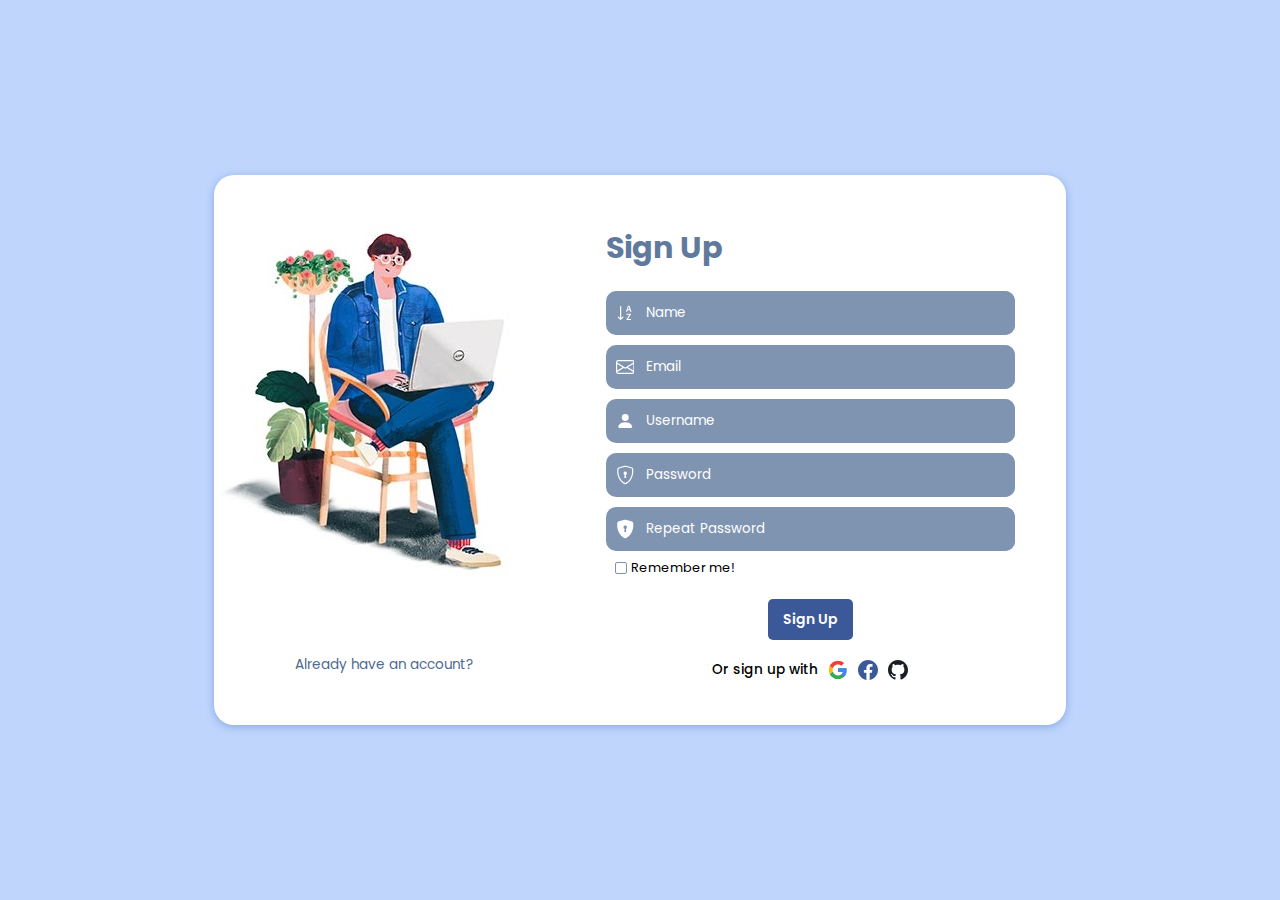
<file: signUp.html>
<!DOCTYPE html>
<html lang="en">
<head>
    <meta charset="UTF-8">
    <meta http-equiv="X-UA-Compatible" content="IE=edge">
    <meta name="viewport" content="width=device-width, initial-scale=1.0">
    <title>Fahime Honari - SignUp Form</title>
    <link rel="icon" href="./images/f.png">
    <link rel="stylesheet" href="./signUp.css">
</head>
<body>
    <div class="background-container">
        <div class="left-container">
            <img src="./images/signup.jpg" alt="">
            <a href="#">Already have an account?</a>
        </div>
        <div class="right-container">
            <div class="form-container">
                <h1>Sign Up</h1>
                <form action="post">
                    <div class="input-container">
                        <svg xmlns="http://www.w3.org/2000/svg" width="20" height="20" fill="white" class="bi bi-sort-alpha-down" viewBox="0 0 16 16">
                            <path fill-rule="evenodd" d="M10.082 5.629 9.664 7H8.598l1.789-5.332h1.234L13.402 7h-1.12l-.419-1.371h-1.781zm1.57-.785L11 2.687h-.047l-.652 2.157h1.351z"/>
                            <path d="M12.96 14H9.028v-.691l2.579-3.72v-.054H9.098v-.867h3.785v.691l-2.567 3.72v.054h2.645V14zM4.5 2.5a.5.5 0 0 0-1 0v9.793l-1.146-1.147a.5.5 0 0 0-.708.708l2 1.999.007.007a.497.497 0 0 0 .7-.006l2-2a.5.5 0 0 0-.707-.708L4.5 12.293V2.5z"/>
                        </svg>
                        <input type="text" name="" id="" placeholder="Name">
                    </div>
                    <div class="input-container">
                        <svg xmlns="http://www.w3.org/2000/svg" width="20" height="20" fill="white" class="bi bi-envelope" viewBox="0 0 16 16">
                            <path d="M0 4a2 2 0 0 1 2-2h12a2 2 0 0 1 2 2v8a2 2 0 0 1-2 2H2a2 2 0 0 1-2-2V4Zm2-1a1 1 0 0 0-1 1v.217l7 4.2 7-4.2V4a1 1 0 0 0-1-1H2Zm13 2.383-4.708 2.825L15 11.105V5.383Zm-.034 6.876-5.64-3.471L8 9.583l-1.326-.795-5.64 3.47A1 1 0 0 0 2 13h12a1 1 0 0 0 .966-.741ZM1 11.105l4.708-2.897L1 5.383v5.722Z"/>
                        </svg>
                        <input type="email" name="" id="" placeholder="Email">
                    </div>
                    <div class="input-container">
                        <svg xmlns="http://www.w3.org/2000/svg" width="20" height="20" fill="white" class="bi bi-person-fill" viewBox="0 0 16 16">
                            <path d="M3 14s-1 0-1-1 1-4 6-4 6 3 6 4-1 1-1 1H3Zm5-6a3 3 0 1 0 0-6 3 3 0 0 0 0 6Z"/>
                        </svg>
                        <input type="text" name="" id="" placeholder="Username">
                    </div>
                    <div class="input-container">
                        <svg xmlns="http://www.w3.org/2000/svg" width="20" height="20" fill="white" class="bi bi-shield-lock" viewBox="0 0 16 16">
                            <path d="M5.338 1.59a61.44 61.44 0 0 0-2.837.856.481.481 0 0 0-.328.39c-.554 4.157.726 7.19 2.253 9.188a10.725 10.725 0 0 0 2.287 2.233c.346.244.652.42.893.533.12.057.218.095.293.118a.55.55 0 0 0 .101.025.615.615 0 0 0 .1-.025c.076-.023.174-.061.294-.118.24-.113.547-.29.893-.533a10.726 10.726 0 0 0 2.287-2.233c1.527-1.997 2.807-5.031 2.253-9.188a.48.48 0 0 0-.328-.39c-.651-.213-1.75-.56-2.837-.855C9.552 1.29 8.531 1.067 8 1.067c-.53 0-1.552.223-2.662.524zM5.072.56C6.157.265 7.31 0 8 0s1.843.265 2.928.56c1.11.3 2.229.655 2.887.87a1.54 1.54 0 0 1 1.044 1.262c.596 4.477-.787 7.795-2.465 9.99a11.775 11.775 0 0 1-2.517 2.453 7.159 7.159 0 0 1-1.048.625c-.28.132-.581.24-.829.24s-.548-.108-.829-.24a7.158 7.158 0 0 1-1.048-.625 11.777 11.777 0 0 1-2.517-2.453C1.928 10.487.545 7.169 1.141 2.692A1.54 1.54 0 0 1 2.185 1.43 62.456 62.456 0 0 1 5.072.56z"/>
                            <path d="M9.5 6.5a1.5 1.5 0 0 1-1 1.415l.385 1.99a.5.5 0 0 1-.491.595h-.788a.5.5 0 0 1-.49-.595l.384-1.99a1.5 1.5 0 1 1 2-1.415z"/>
                        </svg>
                        <input type="password" name="" id="" placeholder="Password">
                    </div>
                    <div class="input-container">
                        <svg xmlns="http://www.w3.org/2000/svg" width="20" height="20" fill="white" class="bi bi-shield-lock-fill" viewBox="0 0 16 16">
                            <path fill-rule="evenodd" d="M8 0c-.69 0-1.843.265-2.928.56-1.11.3-2.229.655-2.887.87a1.54 1.54 0 0 0-1.044 1.262c-.596 4.477.787 7.795 2.465 9.99a11.777 11.777 0 0 0 2.517 2.453c.386.273.744.482 1.048.625.28.132.581.24.829.24s.548-.108.829-.24a7.159 7.159 0 0 0 1.048-.625 11.775 11.775 0 0 0 2.517-2.453c1.678-2.195 3.061-5.513 2.465-9.99a1.541 1.541 0 0 0-1.044-1.263 62.467 62.467 0 0 0-2.887-.87C9.843.266 8.69 0 8 0zm0 5a1.5 1.5 0 0 1 .5 2.915l.385 1.99a.5.5 0 0 1-.491.595h-.788a.5.5 0 0 1-.49-.595l.384-1.99A1.5 1.5 0 0 1 8 5z"/>
                        </svg>
                        <input type="password" name="" id="" placeholder="Repeat Password">
                    </div>
                    <div class="checkbox-container" id="checkbox-container">
                        <input type="checkbox" class="checkbox" id="remember">
                        <svg
                            id="check-mark-icon"
                            class="check-mark-icon"
                            xmlns="http://www.w3.org/2000/svg"
                            width="16"
                            height="16"
                            fill="rgb(59 89 152)"
                            class="bi bi-check"
                            viewBox="0 0 16 16"
                            >
                            <path
                                d="M10.97 4.97a.75.75 0 0 1 1.07 1.05l-3.99 4.99a.75.75 0 0 1-1.08.02L4.324 8.384a.75.75 0 1 1 1.06-1.06l2.094 2.093 3.473-4.425a.267.267 0 0 1 .02-.022z"
                            />
                        </svg>
                        <label for="remember" id="remember-label" onclick="checkmarkShow()">Remember me!</label>
                    </div>
                    <div class="form-btn">
                        <button type="submit">Sign Up</button>
                    </div>
                </form>
            </div>
            <div class="social-signup">
                <span>Or sign up with</span>
                <svg width="20" xmlns="http://www.w3.org/2000/svg" xmlns:xlink="http://www.w3.org/1999/xlink" viewBox="0 0 48 48"><defs><path id="a" d="M44.5 20H24v8.5h11.8C34.7 33.9 30.1 37 24 37c-7.2 0-13-5.8-13-13s5.8-13 13-13c3.1 0 5.9 1.1 8.1 2.9l6.4-6.4C34.6 4.1 29.6 2 24 2 11.8 2 2 11.8 2 24s9.8 22 22 22c11 0 21-8 21-22 0-1.3-.2-2.7-.5-4z"/></defs><clipPath id="b"><use xlink:href="#a" overflow="visible"/></clipPath><path clip-path="url(#b)" fill="#FBBC05" d="M0 37V11l17 13z"/><path clip-path="url(#b)" fill="#EA4335" d="M0 11l17 13 7-6.1L48 14V0H0z"/><path clip-path="url(#b)" fill="#34A853" d="M0 37l30-23 7.9 1L48 0v48H0z"/><path clip-path="url(#b)" fill="#4285F4" d="M48 48L17 24l-4-3 35-10z"/></svg>
                <svg width="20" xmlns="http://www.w3.org/2000/svg" xml:space="preserve" viewBox="0 0 40 40">
                    <linearGradient id="a" x1="-277.375" x2="-277.375" y1="406.6018" y2="407.5726" gradientTransform="matrix(40 0 0 -39.7778 11115.001 16212.334)" gradientUnits="userSpaceOnUse">
                      <stop offset="0" stop-color="#0062e0"/>
                      <stop offset="1" stop-color="#19afff"/>
                    </linearGradient>
                    <path fill="rgb(59 89 152)" d="M16.7 39.8C7.2 38.1 0 29.9 0 20 0 9 9 0 20 0s20 9 20 20c0 9.9-7.2 18.1-16.7 19.8l-1.1-.9h-4.4l-1.1.9z"/>
                    <path fill="#fff" d="m27.8 25.6.9-5.6h-5.3v-3.9c0-1.6.6-2.8 3-2.8H29V8.2c-1.4-.2-3-.4-4.4-.4-4.6 0-7.8 2.8-7.8 7.8V20h-5v5.6h5v14.1c1.1.2 2.2.3 3.3.3 1.1 0 2.2-.1 3.3-.3V25.6h4.4z"/>
                </svg>
                <svg width="20" height="20" viewBox="0 0 1024 1024" fill="none" xmlns="http://www.w3.org/2000/svg">
                    <path fill-rule="evenodd" clip-rule="evenodd" d="M8 0C3.58 0 0 3.58 0 8C0 11.54 2.29 14.53 5.47 15.59C5.87 15.66 6.02 15.42 6.02 15.21C6.02 15.02 6.01 14.39 6.01 13.72C4 14.09 3.48 13.23 3.32 12.78C3.23 12.55 2.84 11.84 2.5 11.65C2.22 11.5 1.82 11.13 2.49 11.12C3.12 11.11 3.57 11.7 3.72 11.94C4.44 13.15 5.59 12.81 6.05 12.6C6.12 12.08 6.33 11.73 6.56 11.53C4.78 11.33 2.92 10.64 2.92 7.58C2.92 6.71 3.23 5.99 3.74 5.43C3.66 5.23 3.38 4.41 3.82 3.31C3.82 3.31 4.49 3.1 6.02 4.13C6.66 3.95 7.34 3.86 8.02 3.86C8.7 3.86 9.38 3.95 10.02 4.13C11.55 3.09 12.22 3.31 12.22 3.31C12.66 4.41 12.38 5.23 12.3 5.43C12.81 5.99 13.12 6.7 13.12 7.58C13.12 10.65 11.25 11.33 9.47 11.53C9.76 11.78 10.01 12.26 10.01 13.01C10.01 14.08 10 14.94 10 15.21C10 15.42 10.15 15.67 10.55 15.59C13.71 14.53 16 11.53 16 8C16 3.58 12.42 0 8 0Z" transform="scale(64)" fill="#1B1F23"/>
                </svg>
                    
            </div>
        </div>
    </div>
    <a href="" class="login-link">Already have an account?</a>

    <script>
        document.getElementById("check-mark-icon").onclick = function () {
            checkmarkShow();
        };
        function checkmarkShow() {
            document.getElementById("check-mark-icon").classList.toggle("show");
        }
    </script>
</body>
</html>
</file>
<file: carousel.css>
@import url('https://fonts.googleapis.com/css2?family=Poppins:wght@100;200;300;400;500;600;700;800;900&display=swap');

* {
    margin: 0;
    padding: 0;
    box-sizing: border-box;
}

html {
    font-size: 16px;
}

::-webkit-scrollbar {
    width: 10px;
}
  
::-webkit-scrollbar-track {
    background: #cfcbcb;
}
  
::-webkit-scrollbar-thumb {
    background: #757373;
    border-radius: 5px;
}
  
::-webkit-scrollbar-thumb:hover {
    background: #474646;
}

body {
    font-family: 'Poppins', sans-serif;
    color: rgb(255, 255, 255);
    text-transform: uppercase;
}

.slideshow-container {
    position: relative;
}

.slides-container {
    display: flex;
}

.slides {
    width: 100%;
    height: 100vh;
    display: flex;
    flex-direction: column;
    justify-content: center;
    align-items: center;
    display: none;
}

.slide1 {
    background: url(./images/italy-min.jpeg) no-repeat;
    background-size: cover;
    background-position: center;

}

.slide2 {
    background: url(./images/japan-min.jpeg) no-repeat;
    background-size: cover;
    background-position: center;
}

.slide3 {
    background: url(./images/norway-min.jpeg) no-repeat;
    background-size: cover;
    background-position: center;
}

.slide4 {
    background: url(./images/swiss-min.jpeg) no-repeat;
    background-size: cover;
    background-position: center;
}

.text-container {
    display: flex;
    flex-direction: column;
    align-items: center;
    justify-content: center;
    backdrop-filter: brightness(0.7);
    width: 100%;
    height: 100%;
}

.caption {
    font-size: .93em;
    font-weight: 500;
    color: #e0c999;
    letter-spacing: 2px;
    text-align: center;
}

.name {
    font-size: 9vw;
    font-weight: 800;
    letter-spacing: 10px;
}

.control-btn {
    width: 100%;
    position: absolute;
    top: 50%;
    display: flex;
    justify-content: space-between;
}

.next, .prev {
    margin: 0 35px;
    cursor: pointer;
}

.next svg:hover, .prev svg:hover {
    fill: rgb(255, 255, 255);
}

.dots {
    width: 100%;
    display: flex;
    justify-content: center;
    gap: 10px;
    position: absolute;
    top: 95%;
}

.dot {
    width: 13px;
    height: 13px;
    border-radius: 50%;
    background-color: rgba(255, 255, 255, 0.5);
    cursor: pointer;
}

.dot:hover {
    background-color: rgb(255, 255, 255);
}

.show {
    display: block;
}

.active {
    background-color: rgb(255, 255, 255);
}

@media  only screen and (min-width: 200px) and (max-width: 350px) {
    html {
        font-size: 11px;
    }  
}
</file>
<file: clock.css>
@import url('https://fonts.googleapis.com/css2?family=Poppins:wght@200;300;400;500;600;700;800;900&display=swap');
body {
    margin: 0;
    padding: 0;
    box-sizing: border-box;
    font-family: 'Poppins';
    display: flex;
    justify-content: center;
    align-items: center;
    height: 100vh;
    background: #2f363e;
}

::-webkit-scrollbar {
    width: 10px;
}
  
::-webkit-scrollbar-track {
    background: #cfcbcb;
}
  
::-webkit-scrollbar-thumb {
    background: #757373;
    border-radius: 5px;
}
  
::-webkit-scrollbar-thumb:hover {
    background: #474646;
}

#time {
    display: flex;
    gap: 40px;
    color: #fff;
}
#time .circle {
    position: relative;
    width: 150px;
    height: 150px;
    display: flex;
    justify-content: center;
    align-items: center;
}
#time .circle svg {
    position: relative;
    width: 150px;
    height: 150px;
    transform: rotate(270deg);
}
#time .circle svg circle {
    width: 100%;
    height: 100%;
    fill: transparent;
    stroke: #191919;
    stroke-width: 4px;
    transform: translate(5px, 5px);
}
#time .circle svg circle:nth-child(2) {
    stroke: var(--clr);
    stroke-dasharray: 440;
}
#time div {
    position: absolute;
    font-size: 1.2em;
    font-weight: 500;
}
#time div span {
    position: absolute;
    font-size: 0.35em;
    font-weight: 500;
    text-transform: uppercase;
    letter-spacing: 0.1em;
    transform: translateX(-8px);
}
#time .ap {
    position: relative;
    font-size: .8em;
    transform: translate(-30px, -9px);
}
.dots {
    position: absolute;
    width: 100%;
    height: 100%;
    display: flex;
    justify-content: center;
    z-index: 10;
}
.dots::before {
    content: '';
    width: 15px;
    height: 15px;
    border-radius: 100%;
    position: absolute;
    background: var(--clr);
    box-shadow: 0 0 20px var(--clr), 0 0 60px var(--clr);
}

.center {
    display: flex;
    flex-direction: column;
    justify-content: center;
    align-items: center;
}

#ampm {
    font-size: 1em;
}

@media only screen and (max-width: 640px) {
    #time {
        flex-direction: column;
    }
    #time .ap {
        transform: translate(-33px, -30px);
    }
}
</file>
<file: dayNightToggle.css>
body {
    height: 100vh;
    display: flex;
    align-items: center;
    justify-content: center;
    background-color: #DFE9F3;
}

::-webkit-scrollbar {
    width: 10px;
}
  
::-webkit-scrollbar-track {
    background: #cfcbcb;
}
  
::-webkit-scrollbar-thumb {
    background: #757373;
    border-radius: 5px;
}
  
::-webkit-scrollbar-thumb:hover {
    background: #474646;
}

.container {
    /* width: 750px;
    height: 300px; */
    width: 50vw;
    aspect-ratio: 5 / 2;
    border-radius: 325px;
    background: linear-gradient(rgb(173, 171, 171), white);
    display: flex;
    align-items: center;
    justify-content: center;
    overflow: hidden;
    cursor: pointer;
}

.btn {
    width: 98%;
    height: 95%;
    border-radius: 325px;
    background-size: cover;
    position: relative;
    box-shadow: inset 0 40px 10px rgba(0, 0, 0, 0.2), inset 0 10px 10px rgba(0, 0, 0, 0.3);
    overflow: hidden;    
    container-type: inline-size;
    padding: 0 2%;
}

.day-bg {
    background-image: url(./images/day.avif);
    transition: background-image 1s;
}

.night-bg {
    background-image: url(./images/night.avif);
    transition: background-image 1s;
    background-position: center;
}

.block {
    display: block;
    transition: display 1.5s;
}

.none {
    display: none;
    transition: display 1.5s;
}

.day-toggle {
    position: absolute;
    width: 31.5%;
    aspect-ratio: 1 / 1;
    /* height: 230px; */
    border-radius: 50%;
    background-color: #FED32E;
    top: 0;
    bottom: 0;
    margin: auto 0;
    /* left: 20px; */
    box-shadow: inset 0 -7px 15px orange, inset 0 7px 15px white, 0 20px 15px rgba(0, 0, 0, 0.5);
    z-index: 99;
}

.night-toggle {
    position: absolute;
    width: 31.5%;
    aspect-ratio: 1 / 1;
    /* height: 230px; */
    border-radius: 50%;
    background-color: #DFE9F3;
    top: 0;
    bottom: 0;
    margin: auto 0;
    /* left: 20px; */
    box-shadow: inset 0 -7px 15px #818181, inset 0 7px 15px white, 0 20px 15px rgba(0, 0, 0, 0.5);
    z-index: 99;
}

.transform-r {
    /* transform: translateX(463px); */
    transform: translateX(calc(100cqw - 100%));
    transition: transform .5s linear;

}

.transform-l {
    transform: translateX(0);
    transition: transform .5s linear;
}

.day-c1, .day-c2, .day-c3 {
    width: 38%;
    aspect-ratio: 1 / 1;
    border-radius: 50%;
    background-color: rgba(255, 255, 255, .2);
    position: absolute;
    top: 0;
    bottom: 0;
    margin: auto 0;
    left: 0;
}

.day-c2 {
    width: 43%;
    aspect-ratio: 1 / 1;
}

.day-c3 {
    width: 48%;
    aspect-ratio: 1 / 1;
}

.moon-holes {
    position: relative;
    width: 100%;
    height: 100%;
}

.sc1, .sc2, .sc3 {
    background-color: #8a8a8a;
    border-radius: 50%;
    position: absolute;
    box-shadow: 0 2px 3px white, 0 -2px 3px #d1d1d1, 2px 0 0px 3px #e0e0e0, -2px 0 3px #c6c6c6;
}

.sc1 {
    width: 20%;
    height: 20%;
    left: 55%;
    top: 10%;
}

.sc2 {
    width: 35%;
    height: 35%;
    left: 8%;
    top: 40%;
}

.sc3 {
    width: 22%;
    height: 22%;
    left: 65%;
    top: 57%;
}

.night-c1, .night-c2, .night-c3 {
    width: 38%;
    aspect-ratio: 1 / 1;
    border-radius: 50%;
    background-color: rgba(195, 189, 189, .3);
    position: absolute;
    top: 0;
    bottom: 0;
    margin: auto 0;
    right: 0;
}

.night-c2 {
    width: 43%;
    aspect-ratio: 1 / 1;
}

.night-c3 {
    width: 48%;
    aspect-ratio: 1 / 1;
}

@media only screen and (max-width: 700px) {
    .sc1, .sc2, .sc3 {
        box-shadow: 0 .3px 3px white, 0 -.3px 3px #d1d1d1, .3px 0 0px 3px #e0e0e0, -.3px 0 3px #c6c6c6;

    }
}
</file>
<file: expandingFlexCards.css>
* {
    margin: 0;
    padding: 0;
    box-sizing: border-box;
}

body {
    height: 100vh;
    display: grid;
    align-items: center;
    justify-content: center;
    /* overflow: hidden; */
    background-color: #faebd7;
}

::-webkit-scrollbar {
    width: 10px;
}
  
::-webkit-scrollbar-track {
    background: #cfcbcb;
}
  
::-webkit-scrollbar-thumb {
    background: #757373;
    border-radius: 5px;
}
  
::-webkit-scrollbar-thumb:hover {
    background: #474646;
}

.container {
    display: flex;
    justify-content: center;
    align-items: center;
    gap: 10px;
    padding: 50px 10px;
}

.container .item:first-child {
    background-image: url(./images/spring.jpeg);
    background-size: cover;
    background-position: center;
}

.container div:nth-child(2) {
    background-image: url(./images/summer.jpeg);
    background-size: cover;
    background-position: center;
}

.container div:nth-child(3) {
    background-image: url(./images/autunm.jpeg);
    background-size: cover;
    background-position: center;
}

.container div:nth-child(4) {
    background-image: url(./images/winter.jpeg);
    background-size: cover;
    background-position: center;
}

.item {
    width: 100px;
    height: 500px;
    display: flex;
    justify-content: center;
    align-items: flex-end;
    background: transparent;
    background-color: #fff;
    border-radius: 20px;
    cursor: pointer;
}

.active {
    width: 300px;
    height: 500px;
}

.title {
    width: 100%;
    background-color: rgba(0, 0, 0, .6);
    display: flex;
    justify-content: center;
    align-self: flex-end;
    border-radius: 0 0 20px 20px;
    padding: 15px 0;
}

.open {
    animation: open 1.5s linear;
}

.close {
    animation: close 1.5s linear;
}

@keyframes open {
    from {width: 100px;}
    to {width: 300px;}
}

@keyframes close {
    from {width: 300px;}
    to {width: 100px;}
}

@keyframes open-verticaly {
    from {height: 120px;}
    to {height: 500px;}
}

@keyframes close-verticaly {
    from {height: 500px;}
    to {height: 120px;}
}

@keyframes open-verticaly-300 {
    from {height: 100px;}
    to {height: 400px;}
}

@keyframes close-verticaly-300 {
    from {height: 400px;}
    to {height: 100px;}
}

@media only screen and (max-width: 700px) {
    .container {
        flex-direction: column;
    }
    .item {
        height: 120px;
        width: 90vw;
    }
    .active {
        height: 500px;
    }
    .open {
        animation: open-verticaly 1.5s linear;
    }
    .close {
        animation: close-verticaly 1.5s linear;
    }
    .container div {
        background-position: center;
    }
    .title {
        background-color: initial;
    }
}

@media only screen and (max-width: 300px) {
    .item {
        height: 100px;
        width: 90vw;
    }
    .active {
        height: 400px;
    }
    .open {
        animation: open-verticaly-300 1.5s linear;
    }
    .close {
        animation: close-verticaly-300 1.5s linear;
    }
    .container div {
        background-position: center;
    }
    .title {
        background-color: initial;
    }
}
</file>
<file: gallery.css>
@import url('https://fonts.googleapis.com/css2?family=Poppins:wght@200;300;400;500;600;700;800;900&family=Rancho&display=swap');

body {
    font-family: 'Poppins', sans-serif;
    background-color: wheat;
}

html {
    font-size: 16px;
}

* {
    margin: 0;
    padding: 0;
    box-sizing: border-box;
}

::-webkit-scrollbar {
    width: 10px;
}
  
::-webkit-scrollbar-track {
    background: #cfcbcb;
}
  
::-webkit-scrollbar-thumb {
    background: #757373;
    border-radius: 5px;
}
  
::-webkit-scrollbar-thumb:hover {
    background: #474646;
}

a {
    text-decoration: none;
}

ul {
    list-style: none;
}

.gallery-container {
    padding: 50px 16% 70px 16%;
}

.title {
    text-align: center;
    letter-spacing: 3px;
    font-size: 3.5em;
    text-transform: uppercase;
    background: -webkit-linear-gradient(#c58f19, #994b1b);
    -webkit-background-clip: text;
    -webkit-text-fill-color: transparent;
}

.album-menu {
    display: flex;
    align-items: center;
    justify-content: center;
    gap: .5em;
    margin: 2.5em 0;
    font-size: 1.1em;
    font-weight: 400;
}

.album-menu input {
    display: none;
}

.album-menu label {
    padding: 0 0.5em 0.15em 0.5em;
    color: rgb(58, 56, 56);
    font-weight: 500;
}

.album-menu label:hover {
    color: #aa5c2b;
    cursor: pointer;
}

.underline {
    box-shadow: 0 .125em #aa5c2b;
    color: #aa5c2b !important;
    transition: box-shadow .5s linear, color .5s ease;
}

.gallery {
    display: grid;
    grid-template-columns: repeat(3, 33.3%);
    grid-template-rows: repeat(3, 1fr);
    gap: 10px;
}

.gallery li a {
    width: 100%;
    height: 100%;
    background-size: cover;
    background-position: center;
    display: grid;
    align-items: center;
    justify-content: center;
    position: relative;
    border-radius: 7px ;
    background-position: center;
    aspect-ratio: 1/ 1;
}

.gallery li:first-child a {
    background-image: url(./images/coffee1.jpg);
}

.gallery li:nth-child(2) a {
    background-image: url(./images/croissant1.jpg);
}

.gallery li:nth-child(3) a {
    background-image: url(./images/coffee2.jpg);
}

.gallery li:nth-child(4) a {
    background-image: url(./images/donut1.jpg);
}

.gallery li:nth-child(5) a {
    background-image: url(./images/croissant2.jpg);
}

.gallery li:nth-child(6) a {
    background-image: url(./images/donut3.jpg);
}

.gallery li:nth-child(7) a {
    background-image: url(./images/croissant3.jpg);
}

.gallery li:nth-child(8) a {
    background-image: url(./images/donut2.jpg);
}

.gallery li:nth-child(9) a {
    background-image: url(./images/coffee3.jpg);
}

.gallery p {
    color: #fff;
    font-size: 1em;
    width: 100%;
    height: 100%;
    background-color: rgba(0, 0, 0, .5);
    position: absolute;
    top: 0;
    left: 0;
    display: grid;
    justify-content: center;
    align-items: center;
    opacity: 0;
    transition: opacity .9s;
    border-radius: 7px;
}

.gallery li:hover p {
    opacity: 1;
    backdrop-filter: blur(2px);
}

@media only screen and (max-width: 660px) {
    html {
        font-size: 12px;
    }
    .gallery {
        grid-template-columns: repeat(2, 50%);
        grid-template-rows: repeat(5, 1fr);
    }
}

@media only screen and (min-width: 200px) and (max-width: 300px) {
    html {
        font-size: 9.5px;
    }
    .title {
        font-size: 2.9em;
    }
}
</file>
<file: login.css>
@import url('https://fonts.googleapis.com/css2?family=Monoton&family=Poppins:wght@100;200;300;400;500;600;700;800;900&display=swap');

* {
  margin: 0;
  padding: 0;
  box-sizing: border-box;
}

html {
    font-size: 16px;
}

a {
    text-decoration: none;
}

::-webkit-scrollbar {
    width: 10px;
}
  
::-webkit-scrollbar-track {
    background: #cfcbcb;
}
  
::-webkit-scrollbar-thumb {
    background: #757373;
    border-radius: 5px;
}
  
::-webkit-scrollbar-thumb:hover {
    background: #474646;
}

::placeholder {
    color: white;
    font-family: 'Poppins', sans-serif;
    font-size: .9em;
    font-weight: 400;
}

input:-webkit-autofill,
input:-webkit-autofill:hover, 
input:-webkit-autofill:focus, 
input:-webkit-autofill:active  {
    -webkit-box-shadow: 0 0 0 40px #b224ef inset !important;
}

input:-webkit-autofill {
    -webkit-text-fill-color: white;
}

body {
  display: flex;
  justify-content: center;
  align-items: center;
  font-family: 'Poppins', sans-serif;
  height: 100vh;
  background: url(./images/city-background-min.jpg) no-repeat;
  background-size: cover;
  background-position: center;
  backdrop-filter: blur(3px);
}

.container {
    height: 100vh;
    width: 100%;
    display: flex;
    justify-content: center;
    align-items: center;
}

.form-container {
  width: 500px;
  height: 400px;
  background-image: linear-gradient(to top, #7579ff, #b224ef, #b224ef, #b224ef, #7579ff );
  border-radius: 10px;
  padding: 30px 55px;
  margin: 20px 0;
}

.login-form {
    width: 100%;
    height: 100%;
}

.user-photo {
    width: 120px;
    height: 120px;
    background-color: white;
    border-radius: 50%;
    margin: 0 auto;
    display: flex;
    align-items: center;
    justify-content: center;
    transform: translateY(-90px);
    border: #7579ff 1.5px solid;
}

.form-title {
    color: white;
    font-family: 'Monoton', 'cursive';
    text-transform: uppercase;
    letter-spacing: 2px;
    font-size: 2em;
    font-weight: 500;
    display: block;
    text-align: center;
    line-height: 1.2;
    margin-top: -70px;
    padding: 15px 0;
}

.input-container {
    border-bottom: rgba(255, 255, 255, .24) solid 2px;
    width: 100%;
    display: flex;
    align-items: center;
    position: relative;
    margin-bottom: 15px;
}

input {
    background-color: inherit;
    width: 100%;
    border: none;
    outline: none;
    height: 45px;
    padding: 0 5px 0 10px;
    font-family: 'Poppins', sans-serif;
    color: white;
    font-size: 1em;
}

.required-input {
    color: #c80000;
    font-size: 12px;
    background-color: white;
    border: #c80000 1px solid;
    border-radius: 5px;
    padding: 5px 20px 5px 10px;
    position: absolute;
    right: 0%;
    display: none;
}

.exclamation-icon {
    z-index: 99;
    position: absolute;
    right: -2%;
    display: none;
}

.exclamation-icon-show {
    display: block;
}

.exclamation-icon:hover + .required-input {
    display: block;
}

.checkbox-container {
    position: relative;
    padding-bottom: 22px;
}

.checkbox {
    display: none;
}

.check-mark-icon {
    z-index: 99;
    position: absolute;
    top: 13%;
    left: 1.9px;
    display: none;
}

.new-check-mark-style {
    display: block;
}

label {
    color: white;
    font-size: .72em;
    padding-left: 29px;
    position: relative;
    cursor: pointer;
}

label::before {
    content: "\f26b";
    display: flex;
    justify-content: center;
    align-items: center;
    width: 13px;
    height: 13px;
    background-color: white;
    border-radius: 2px;
    position: absolute;
    top: 13%;
    left: 3px;
    cursor: pointer;
}

.btn {
    display: flex;
    justify-content: center;
}

button {
    background: white;
    border: none;
    color: #555;
    font-size: 1em;
    /* width: 120px;
    height: 50px; */
    width: 28%;
    aspect-ratio: 2.4 / 1;
    border-radius: 25px;
    font-family: 'Poppins';
    font-weight: 500;
    padding: 0 20px;
    cursor: pointer;
    transition: all .9s linear;
}

button:hover {
    background: linear-gradient(#7579ff, #b224ef);
    color: white;
}

.forget {
    display: flex;
    justify-content: center;
    padding-top: 60px;
}

.forget a {
    color: white;
    font-size: .8em;
    transition: all .5s linear;
}

.forget a:hover {
    color: #7579ff;
    font-size: 13.5px;
    font-weight: 500;
}

.new-input-container {
    border-bottom: white solid 2px;
    transition: ease-in-out .5s;
}

.icon-new-style1 {
    position: absolute;
    bottom: 85%;
    transition: linear .5s;
}

.icon-new-style2 {
    width: 17px;
    height: 17px;
    transition: all .3s;
}

.input-new-style {
    padding-left: 0;
}

@media only screen and (max-width: 600px) {
    html {
        font-size: 12px;
    }
    .form-container {
        width: 300px;
    }
    button {
        padding: 0;
        width: 42%;
    }
}

@media only screen and (min-width: 290px) and (max-width: 400px) {
    .form-container {
        width: 270px;
    }
}
</file>
<file: myWebSite.css>
@import url('https://fonts.googleapis.com/css2?family=Poppins:wght@200;300;400;500;600;700;800;900&display=swap');
html {
  scroll-behavior: smooth;
  font-size: 16px;
}

body {
  font-family: 'Poppins', sans-serif;
  overflow-x: hidden;
}

* {
  margin: 0;
  padding: 0;
  box-sizing: border-box;
}

a {
  text-decoration: none;
}

ul {
  list-style: none;
}

::-webkit-scrollbar {
  width: 10px;
}

::-webkit-scrollbar-track {
  background: #cfcbcb;
}

::-webkit-scrollbar-thumb {
  background: #757373;
  border-radius: 5px;
}

::-webkit-scrollbar-thumb:hover {
  background: #474646;
}

.center {
  display: flex;
  align-items: center;
  justify-content: center;
}

.start-cover {
  display: grid;
  grid-template-columns: 19% 81%;
}

.left-container {
  height: 100vh;
  background-color: #111418;
  width: 18%;
  left: 0;
  overflow: hidden;
  overflow-y: auto;
  position: fixed;
  top: 0;
}

.pic-name {
  padding: 50px 0 25px 0;
  display: flex;
  flex-direction: column;
  justify-content: center;
  align-items: center;
  gap: 17px;
}

.pic-name p {
  color: #fff;
  font-size: 1.5vw;
  font-weight: 500;
}

.pic-name img {
  border-radius: 50%;
  outline: 8px solid #343a40;
}

.menu {
  display: grid;
  justify-content: center;
  text-align: center;
}

.menu ul {
  list-style: none;
  line-height: 2.6;
  margin-top: -10px;
}

.menu a {
  color: #dee3e4;
  font-size: 1.19vw;
  transition: color .1s linear;
}

.active-menu {
  color: #20c997 !important;
}

.menu a:hover {
  color: #20c997;
}

.social {
  display: flex;
  flex-direction: row;
  justify-content: center;
  gap: 15px;
  margin-top: 20px;
}

.social a:nth-child(1) svg:hover path {
  fill: #0A66C2;
}

.social a:nth-child(2) svg:hover path {
  fill: #292727;
}

.social a:nth-child(3) svg:hover path {
  fill: #4d4c4c;
}

.social svg path {
  transition: fill .5s;
}

.right-container {
  width: 82%;
  position: absolute;
  right: 0;
}

.home {
  height: 100vh;
  background-image: url(./images/home-min.jpg);
  background-size: cover;
  background-position: center;
  display: flex;
  flex-direction: column;
  align-items: center;
  /* justify-content: space-between; */
  justify-content: center;
  position: relative;
}

.home p, .typing-text-flex {
  margin-bottom: 20px;
}

.home-container {
  height: 50%;
  display: flex;
  flex-direction: column;
  align-items: center;
  /* transform: translateY(160px); */
}

.home p:nth-child(1) {
  color: #fff;
  font-size: 2em;
  font-weight: 500;
  text-align: center;
  align-items: flex-end;
  height: max-content;
}

.home p:nth-child(3) {
  color: #dee3e4;
  font-weight: 300;
  font-size: 1.3em;
  text-align: center;
  height: max-content;
  align-items: flex-start !important;
}

.typing-text-flex {
  height: 115px;
  display: flex;
  align-items: center;
}

.typing-container {
  font-size: 3.5em;
  font-weight: 600;
  color: #fff;
  text-align: center;
}

.caret {
  display: inline-block;
  width: .15em;
  /* height: 2.5rem; */
  aspect-ratio: 1 / 5.1;
  background-color: #20c997;
  margin-left: 4px;
  animation: blink 1s infinite;
}

@keyframes blink {
  50% {
      opacity: 0;
  }
}

.hire-btn {
  margin: 0 auto;
  height: max-content;
  margin-top: 20px;
}

.hire-btn span {
  padding: .8em 2em;
  border: #20c997 2px solid;
  color: #20c997;
  background: transparent;
  font-size: 1rem;
  font-weight: 500;
  border-radius: 50px;
  display: grid;
  justify-content: center;
  align-items: center;
  transition: background-color .9s, color .9s;
}

.hire-btn span:hover {
  background-color: #20c997;
  color: #fff;
}

.chevron-down {
  margin: 0 auto;
  animation: updown 1.7s ease infinite;
  margin-bottom: 30px;
  position: absolute;
  bottom: 0;
}

@keyframes updown {
  0% {
    opacity: .4;
    transform: translateY(-5px);
  }

  100% {
    opacity: 1;
    transform: translateY(30px);
  }
}

.about-me, .resume, .contact {
  background-color: #212529;
  padding: 50px 0 70px 0;
}

.overlab-text-container {
  position: relative;
  text-align: center;
  display: flex;
  justify-content: center;
  align-items: center;
  color: white;
  padding-bottom: 50px;
}

.overlab-text-container h2 {
  color: #6c757d;
  opacity: .15;
  font-weight: 600;
  font-size: 7em;
  text-transform: uppercase;
}

.overlab-text-container p {
  position: absolute;
  color: #fff;
  font-size: 3.2em;
  font-weight: 500;
}

.overlab-text-container span {
  display: block;
  width: 6rem;
  height: 3px;
  background-color: #20c997;
  margin-left: auto;
  margin-right: auto;
}

.two-horizontal-section {
  padding: 0 2.5em;
  display: grid;
  grid-template-columns: 65% 35%;

}

.section1 h2 {
  color: #fff;
  font-size: 1.75em;
  font-weight: 500;
  margin-bottom: .8em;
}

.section1 p {
  color: rgba(255, 255, 255, 0.5);
  text-align: justify;
  font-size: .99em;
}

.section1 p:not(:last-child) {
  margin-bottom: 1em;
}

.section1 span {
  color: #20c997;
}

.section2 {
  padding-left: 3.45em;
  color: rgba(222, 227, 228, 0.9);
}

.section2 li {
  font-weight: 500;
  font-size: 1.022em;
  padding: .6em 0;
}

.section2 li:not(:last-child) {
  border-bottom: 1px solid rgba(250, 250, 250, 0.12);
}

.section2 span {
  font-weight: 600;
  margin-right: .25em;
  color: #fff;
  font-size: .97em;
}

.section2 a {
  color: #20c997;
}

.dl-btn {
  display: flex;
  justify-content: center;
  align-items: center;
  gap: .4em;
  background-color: #20c997;
  color: #fff !important;
  font-size: 1.03em;
  font-weight: 500;
  width: 11em;
  height: 3em;
  border-radius: 50px;
  margin-top: .9em;
  transition: background-color .9s;

}

.dl-btn:hover {
  background-color: #199771;
 }

.what-i-do, .my-work {
  background-color: #343a40;
  padding: 50px 0 70px 0;
  padding-left: 5em;
  padding-right: 5em;
}

.my-work .overlab-text-container {
  padding-bottom: 40px !important;
}

.four-section-grid {
  display: grid;
  grid-template-columns: 47% 47%;
  grid-template-rows: auto auto;
  column-gap: 6%;
  row-gap: 4.375em;
}

.icon-description {
  display: grid;
  grid-template-columns: auto auto;

}

.icon-style {
  width: 4.3em;
  height: 4.3em;
  border-radius: 10px;
  background-color: #212529;
  display: grid;
  align-items: center;
  justify-content: center;
}

.description {
  padding-left: 1.7em;
}

.description h3 {
  color: #fff;
  font-weight: 400;
  font-size: 1.3em;
  padding-bottom: .5em;
}

.description p {
  color: rgba(255, 255, 255, 0.5);
  text-align: justify;
  font-size: 1em;
}

.edu-expe {
  padding: 0 2.5em;
  display: grid;
  grid-template-columns: 47.5% 47.5%;
  grid-template-rows: auto;
  column-gap: 5%;
}

.edu, .expe {
  padding: 1.25em 1.5em;
}

.edu h4, .expe h4 {
  color: #20c997;
  font-weight: 500;
  font-size: 1.2em;
  margin-bottom: .625em;
}

.edu p, .expe p {
  color: rgba(222, 227, 228, 1);
  line-height: 1.7;
  font-weight: 400;
  font-size: .9em;
}

.edu, .expe {
  width: 100%;
  height: 9.375em;
  background-color: #111418;
  border-radius: 7px;
  margin-bottom: 2.5em;
}

.skills {
  padding: 0 2.5em;
}

.skills h3, .edu-expe h3 {
  color: #fff;
  font-size: 1.54em;
  font-weight: 600;
  margin-bottom: 1.2em;
}

.skills-grid {
  display: grid;
  grid-template-columns: 47.5% 47.5%;
  grid-template-rows: auto auto auto auto;
  column-gap: 5%;
  row-gap: 1.6em;
}

.name-percent-flex {
  display: flex;
  justify-content: space-between;
  align-items: center;
  font-weight: 500;
  color: #dee3e4;
  margin-bottom: .6em;
  font-size: .98em;
}

.progress-bar {
  width: 100%;
  height: .5em;
  background-color: #111418;
  border-radius: 5px;
}

.progress-percent {
  height: .5em;
  background-color: #20c997;
  border-radius: 5px;
}

.skill-chart:first-child .progress-percent {
  width: 95%;
}

.skill-chart:nth-child(2) .progress-percent {
  width: 95%;
}

.skill-chart:nth-child(3) .progress-percent {
  width: 65%;
}

.skill-chart:nth-child(4) .progress-percent {
  width: 50%;
}

.skill-chart:nth-child(5) .progress-percent {
  width: 60%;
}

.skill-chart:nth-child(6) .progress-percent {
  width: 65%;
}

.skill-chart:nth-child(7) .progress-percent {
  width: 45%;
}

.skill-chart:nth-child(8) .progress-percent {
  width: 60%;
}

.gallery {
  padding: 0 10px;
  max-width: 1000px;
  margin-left: auto;
  margin-right: auto;
}

.gallery-filter {
  display: flex;
  justify-content: center;
  flex-wrap: wrap;
  list-style: none;
  margin: 0 0 15px;
  padding: 0 0 15px 0;
}

.gallery-filter a {
  display: inline-block;
  padding: 10px;
  color: #fff;
  font-size: 1.04em;
  font-weight: 400;
  transition: color .5s linear;
}

.gallery-filter .active-cat a {
  color: #20c997;
  box-shadow: 0 0.125em #20c997;
  color: #20c997 !important;
  transition: box-shadow .5s linear, color .5s ease;
}

.gallery-filter a:hover {
  color: #20c997;
}

.gallery-list {
  list-style: none;
  margin: -5px;
  padding: 0;
}

.gallery-item {
  float: left;
  width: 33.33%;
  padding: 3px;
  overflow: hidden;
}

.gallery-item a {
  position: relative;
  /* width: fit-content; */
  display: block;
  transition: filter .5s linear;
  overflow: hidden;
  width: 100%;
  height: 100%;
  background-size: cover;
  background-position: center;
}

.gallery-list li:first-child a {
  background-image: url(./images/login-min.png);
}

.gallery-list li:nth-child(2) a {
  background-image: url(./images/clock-min.png);
}

.gallery-list li:nth-child(3) a {
  background-image: url(./images/gallery-min.png);
}

.gallery-list li:nth-child(4) a {
  background-image: url(./images/movingBackground-min.png);
}

.gallery-list li:nth-child(5) a {
  background-image: url(./images/photoshop1-min.jpg);
}

.gallery-list li:nth-child(6) a {
  background-image: url(./images/imageSlider-min.png);
}

.gallery-list li:nth-child(7) a {
  background-image: url(./images/day-night-toggle-min.png);
}

.gallery-list li:nth-child(8) a {
  background-image: url(./images/expanding-flex-cards-min.png);
}

.gallery-item p {
  width: 100.5%;
  height: 100.5%;
  position: absolute;
  top: 50%;
  left: 50%;
  transform: translate(-50%, -50%);
  color: #fff;
  font-size: .9rem;
  font-weight: 600;
  text-align: center;
  opacity: 0;
  transition: opacity .9s;
  z-index: 9;
  display: flex;
  align-items: center;
  justify-content: center;
  backdrop-filter: blur(5px) brightness(.5);
}

.gallery-item:hover p{
  opacity: 1;
}

 .my-works-page {
  color: #fff;
  font-size: 1.04em;
  display: flex;
  width: fit-content;
  margin: auto;
  padding-top: 50px;
  transition: color .9s;
 }

 .my-works-page:hover {
  color: #20c997;
 }

 .contact {
  padding-left: 3em;
  padding-right: 3em;
 }

 .contact-info {
  margin-top: 2.5em;
 }

 .info {
  display: flex;
  gap: .6em;
  align-items: center;
  margin-bottom: 1.25em;
 }

 .info a, .info p {
  color: #dee3e4;
  font-size: .97em;
  transition: color .5s linear;
 }

 .info a:hover {
  color: #20c997;
 }

 .social-media {
  display: flex;
  align-items: center;
  gap: 1em;
  margin-top: 1.25em;
 }

 .social-media a svg {
  transition: fill .5s;
 }

 .social-media a:first-child:hover svg {
  fill: #26A5E4;
 }

 .social-media a:nth-child(2):hover svg {
  fill: #25D366;
 }

 .social-media a:nth-child(3):hover svg {
  fill: #1DA1F2;
 }

 .contact-message {
  display: grid;
  grid-template-columns: 25% 72%;
  grid-template-rows: auto;
  gap: 3%;
 }

 .message-box p {
    color: #fff;
    font-weight: 500;
    font-size: 1.3em;
    text-transform: uppercase;
    margin-bottom: 17px;
 }

 .input-flex {
    display: flex;
    align-items: center;
    gap: .8em;
 }

 .message-box input {
    background-color: #343a40;
    padding: .8em 1em;
    border-radius: 6px;
    border: none;
    outline: none;
    width: 100%;
    height: 3.75em;
    color: #fff;
    font-family: 'Poppins', sans-serif;
 }

 #message {
    background-color: #343a40;
    padding: .8em 1em;
    border-radius: 6px;
    border: none;
    outline: none;
    margin-top: 1.1em;
    width: 100%;
    color: #fff;
    font-family: 'Poppins', sans-serif;
 }

 ::placeholder {
  font-family: 'Poppins', sans-serif;
  font-size: 1.1em;
  color: #6c757d;
 }

 .submit-btn {
  display: grid;
  align-items: center;
  justify-content: center;
  margin-top: .8em;
 }

 .message-box button {
  width: 10.2em;
  height: 3.4em;
  border-radius: 50px;
  border: none;
  font-family: 'Poppins', sans-serif;
  background-color: #20c997;
  color: #fff;
  font-size: 1.05em;
  font-weight: 500;
  cursor: pointer;
  transition: background-color .9s;
 }

 .message-box button:hover {
  background-color: #199771;
 }

 #go-up-btn {
  display: grid;
  justify-content: center;
  align-items: center;
  width: 3em;
  height: 3em;
  background-color: rgba(17, 20, 24, 0.575);
  border-radius: 50%;
  position: fixed;
  right: 20px;
  bottom: 20px;
  visibility: hidden;
  cursor: pointer;
  transition: background-color .9s;
  z-index: 99;
}

#go-up-btn:hover {
  background-color: #20c997;
}

footer {
  background-color: #343a40;
  color: #fff;
}

footer p {
  padding: .8em 0;
  text-align: center;
  font-size: .9em;
}

footer span {
  color: #20c997;
}

header {
  display: none;
}

.header-inside {
  width: 100%;
  height: 70px;
  background-color: #111418;
  color: #fff;
  font-weight: 500;
  z-index: 999;
  display: flex;
  justify-content: space-between;
  align-items: center;
  padding: 0 3vw;
}

.left-header h1 {
  font-size: 1.5em;
  font-weight: 600;
  color: #fff;
}

.left-header h1:hover {
  color: #20c997;
}

.left-header h1:visited {
  color: #fff;
}

header ul {
  display: flex;
  align-items: center;
  gap: 15px;
}

.right-header {
  display: flex;
  align-items: center;
  gap: 15px;
}

.right-header svg {
  display: block;
}

.right-header button {
  display: flex;
  flex-direction: column;
  gap: 5px;
  background-color: transparent;
  border: none;
}

.right-header button span {
  display: block;
  width: 25px;
  height: 2px;
  border-radius: 5px;
  background-color: #fff;
}

.mobile-menu {
  width: 100%;
  height: fit-content;
  background-color: rgba(0, 0, 0, .6);
  position: absolute;
  left: 0;
  top: 70px;
  z-index: 999;
  padding: 10px 3vw;
  overflow-y: scroll;
  display: none;
  overflow-y: hidden;
}

@keyframes smoothOpen {
  from {
    height: 0;
  }
  to {
    height: 100%;
  }
}

@keyframes smoothClose {
  from {
    height: 100%;
  }
  to {
    height: 0;
  }
}

.mobile-menu ul {
  display: flex;
  flex-direction: column;
  align-items: flex-start;
  gap: 3px;
}

.mobile-menu ul li {
  width: 100%;
  padding: 1px 0 7px 0;
}

.mobile-menu ul li:not(:last-child) {
  border-bottom: rgba(250, 250, 250, 0.15) 1px solid;
}

.mobile-menu a {
  color: rgb(250 250 250 / 90%);
  font-size: 1em;
  font-weight: 400;
  width: 100%;
  display: block;
}

.ham {
  cursor: pointer;
  -webkit-tap-highlight-color: transparent;
  transition: transform 400ms;
  -moz-user-select: none;
  -webkit-user-select: none;
  -ms-user-select: none;
  user-select: none;
}

.hamRotate.active {
  transform: rotate(45deg);
}

.ham1 .top {
  stroke-dasharray: 40 121;
}

.ham1 .bottom {
  stroke-dasharray: 40 121;
}

.ham1.active .top {
  stroke-dashoffset: -68px;
}

.ham1.active .bottom {
  stroke-dashoffset: -68px;
}

.line {
  fill:none;
  transition: stroke-dasharray 400ms, stroke-dashoffset 400ms;
  stroke-width:5.5;
  stroke-linecap:round;
  stroke: #fff;
}

.ham1 .top {
  stroke-dasharray: 40 121;
}

.ham1 .bottom {
  stroke-dasharray: 40 121;
}

.ham1.active .top {
  stroke-dashoffset: -68px;
}

.ham1.active .bottom {
  stroke-dashoffset: -68px;
}




@media only screen and (max-width: 960px) {
  body {
    font-size: 15px;
  }
  .overlab-text-container h2 {
    font-size: 4.3rem;
  }
  .overlab-text-container p {
    font-size: 1.9rem;
  }
}

@media only screen and (max-width: 860px) {
  body {
    font-size: 14px;
  }
  header {
    width: 100%;
    display: block;
    position: fixed;
    left: 0;
    top: 0;
    z-index: 999;
  }
  .left-container {
    display: none;
  }
  .right-container {
    width: 100%;
  }
  .two-horizontal-section {
    display: flex;
    flex-direction: column;
    padding: 0 50px;
    gap: 20px;
  }
  .about-me {
    padding-left: 3vw;
    padding-right: 3vw;
  }
  .section1 {
    text-align: center;
  }
  .section2 {
    padding-left: 0;
  }

  .contact-message {
    grid-template-columns: 37% 60%;
  }
}

@media only screen and (max-width: 660px) {
  body {
    font-size: 12px;
  }
  .typing-container {
    font-size: 2.3rem;
  }
  .four-section-grid {
    display: grid;
    grid-template-columns: 100%;
  }
  .edu-expe {
    display: grid;
    grid-template-columns: 100%;
  }
  .skills-grid {
    display: grid;
    grid-template-columns: 100%;
  }
  .message-box {
    padding: 0 10%;
    text-align: center;
  }
  .input-flex {
    flex-direction: column;
  }
  .contact-message {
    display: flex;
    flex-direction: column-reverse;
    align-items: center;
    justify-content: center;
  }
  .contact-info {
    display: flex;
    flex-direction: column;
    justify-content: center;
    align-items: center;
  }
  #message {
    margin-top: .8em;
  }
  .message-box {
    width: 90%;
  }
}

@media (min-width: 10px) and (max-width: 360px) {
  html {
    font-size: 12px;
  }
}

@media (min-width: 10px) and (max-width: 660px) {
  .gallery-item {
    width: 50%;
    padding: 1.7px;
  }
  .gallery-item img {
    width: 100%;
  }
  .my-work {
    padding-left: 1em;
    padding-right: 1em;
  }
}
</file>
<file: signUp.css>
@import url('https://fonts.googleapis.com/css2?family=Poppins:wght@100;200;300;400;500;600;700;800;900&display=swap');

* {
    margin: 0;
    padding: 0;
    box-sizing: border-box;
}

html {
    font-size: 16px;
}

body {
    background-color: rgb(191, 213, 252);
    font-family: 'Poppins', sans-serif;
    height: 100vh;
    display: flex;
    align-items: center;
    justify-content: center;
    padding: 25px 0;
}

a {
    text-decoration: none;
}

::-webkit-scrollbar {
    width: 10px;
  }
  
  ::-webkit-scrollbar-track {
    background: #cfcbcb;
  }
  
  ::-webkit-scrollbar-thumb {
    background: #757373;
    border-radius: 5px;
  }
  
  ::-webkit-scrollbar-thumb:hover {
    background: #474646;
  }

.background-container {
    display: flex;
    /* width: 900px; */
    width: 66.5%;
    height: 550px;
    border-radius: 20px;
    background-color: white;
    /* position: absolute;
    top: 50%;
    left: 50%;
    transform: translate(-50%, -50%); */
    box-shadow: rgb(138, 170, 226) 0px 2px 8px 0px;
    padding: 50px 0;
}

.left-container {
    display: flex;
    flex-direction: column;
    justify-content: space-between;
    align-items: center;
    width: 40%;
}

.left-container a {
    font-size: .85em;
    color: rgb(77, 106, 145);
}

.left-container a:hover {
    color: rgb(59 89 152);
    font-weight: 500;
}

.right-container {
    display: flex;
    flex-direction: column;
    align-items: center;
    gap: 20px;
    width: 60%;
}

.form-container {
    width: 80%;
}

h1 {
    font-size: 1.9em;
    font-weight: 700;
    color: rgb(95, 122, 157);
    padding-bottom: 20px;
}

.input-container {
    display: flex;
    align-items: center;
    background-color: #7f94b0;
    border-radius: 10px;
    /* gap: 10px; */
    margin-bottom: 10px;
}

.input-container svg {
    margin-left: 10px;
}

input[type="text"], input[type="email"], input[type="password"] {
    border: none;
    outline: none;
    background-color: inherit;
    color: white;
    font-family: 'Poppins', sans-serif;
    border-radius: 10px;
    padding: 12px 12px;
    width: 100%;
}

::placeholder {
    font-family: 'Poppins', sans-serif;
    color: white;
    font-size: 1em;
}

.checkbox-container {
    position: relative;
    margin-top: -7px;
}

.checkbox-container svg {
    position: absolute;
    top: 5px;
    left: 7px;
    z-index: 99;
    display: none;
}

.show {
    display: block !important;
}

.checkbox {
    display: none;
}

label {
    font-size: .8em;
    padding-left: 25px;
    cursor: pointer;
}

label::before {
    content: "";
    display: flex;
    justify-content: center;
    align-items: center;
    width: .8em;
    aspect-ratio: 1 / 1;
    background-color: white;
    border: 1px solid rgb(127, 148, 176);
    border-radius: 2px;
    position: absolute;
    top: 30%;
    left: 9px;
    cursor: pointer;
}

.form-btn {
    display: flex;
    justify-content: center;
    margin-top: 20px;
}

button {
    background: rgb(59 89 152);
    border: none;
    padding: 10px 15px;
    color: white;
    font-family: 'Poppins', sans-serif;
    font-size: .87em;
    font-weight: 600;
    border-radius: 5px;
    cursor: pointer;
    transition: box-shadow .7s;
}

button:hover {
    box-shadow: rgb(40, 113, 240) 0px 2px 8px 0px;
}

.social-signup {
    display: flex;
    align-items: center;
    justify-content: center;
    gap: 10px;
}

.social-signup span {
    font-size: .85em;
    font-weight: 500;
}

.social-signup svg {
    cursor: pointer;
}

.login-link {
    /* position: absolute;
    bottom: 110px;
    left: 0;
    right: 0; */
    text-align: center;
    color: rgb(77, 106, 145);
    font-size: 14px;
    display: none;
}

.login-link:hover {
    color: rgb(59 89 152);
    font-weight: 500;
}

@media only screen and (max-width: 965px) {
    html {
        font-size: 15px;
    }
    .left-container {
        display: none;
    }
    .right-container {
        width: 100%;
    }
    h1 {
        text-align: center;
    }
    form {
        width: 85%;
        margin: 0 auto;
    }
    .login-link {
        display: block;
    }
}

@media only screen and (max-width: 1238px) {
    .left-container img {
        content: url(./images/signup2.jpg);
    }
}

@media only screen and (max-width: 1115px) {
    /* .left-container img {
        content: url(./images/signup2.jpg);
    } */
    body {
        display: flex;
        flex-direction: column;
        gap: 15px;
    }

    .background-container {
        width: 75%;
    }
}

@media only screen and (max-width: 660px) {
    html {
        font-size: 14px;
    }
}

@media only screen and (max-width: 480px) {
    html {
        font-size: 12px;
    }
}

@media only screen and (max-width: 481px) {
    .checkbox-container svg {
        top: 2px;
    }
}

@media only screen and (max-width: 758px) {
    .checkbox-container svg {
        left: 5.5px;
    }
}
</file>
<file: animatedBackground.css>
@import url('https://fonts.googleapis.com/css2?family=Braah+One&family=Poppins:wght@200;300;400;500;600;700;800;900&display=swap');
        
body {
    height: 100vh;
    display: grid;
    align-items: center;
    justify-content: center;
    background-color: rgb(255, 208, 216);
}

* {
    padding: 0;
    margin: 0;
    box-sizing: border-box;
}

html {
    font-size: 16px;
}

::-webkit-scrollbar {
    width: 10px;
}
  
::-webkit-scrollbar-track {
    background: #cfcbcb;
}
  
::-webkit-scrollbar-thumb {
    background: #757373;
    border-radius: 5px;
}
  
::-webkit-scrollbar-thumb:hover {
    background: #474646;
}

.container {
    width: 100%;
}

.html {
    font-size: 16px;
}
        
h1 {
    background-image: url("./images/background.webp");
    background-size: contain;
    font-size: 5em;
    text-align: center;
    color: transparent;
    font-family: 'Braah One', sans-serif;
    font-family: 'Poppins', sans-serif;
    -webkit-background-clip: text;
    animation: stripes 5s infinite alternate;
}

@keyframes stripes {
    100% {
        background-position: 100px 0, 100px 0, 100px 0;
    }
}

@media only screen and (max-width: 480px) {
    .html {
        font-size: 12px;
    }
    h1 {
        font-size: 3.5em;
    }
}

@media only screen and (min-width: 200px) and (max-width: 310px) {
    html {
        font-size: 11px;
    }
    h1 {
        font-size: 3em;
    }
}
</file>
